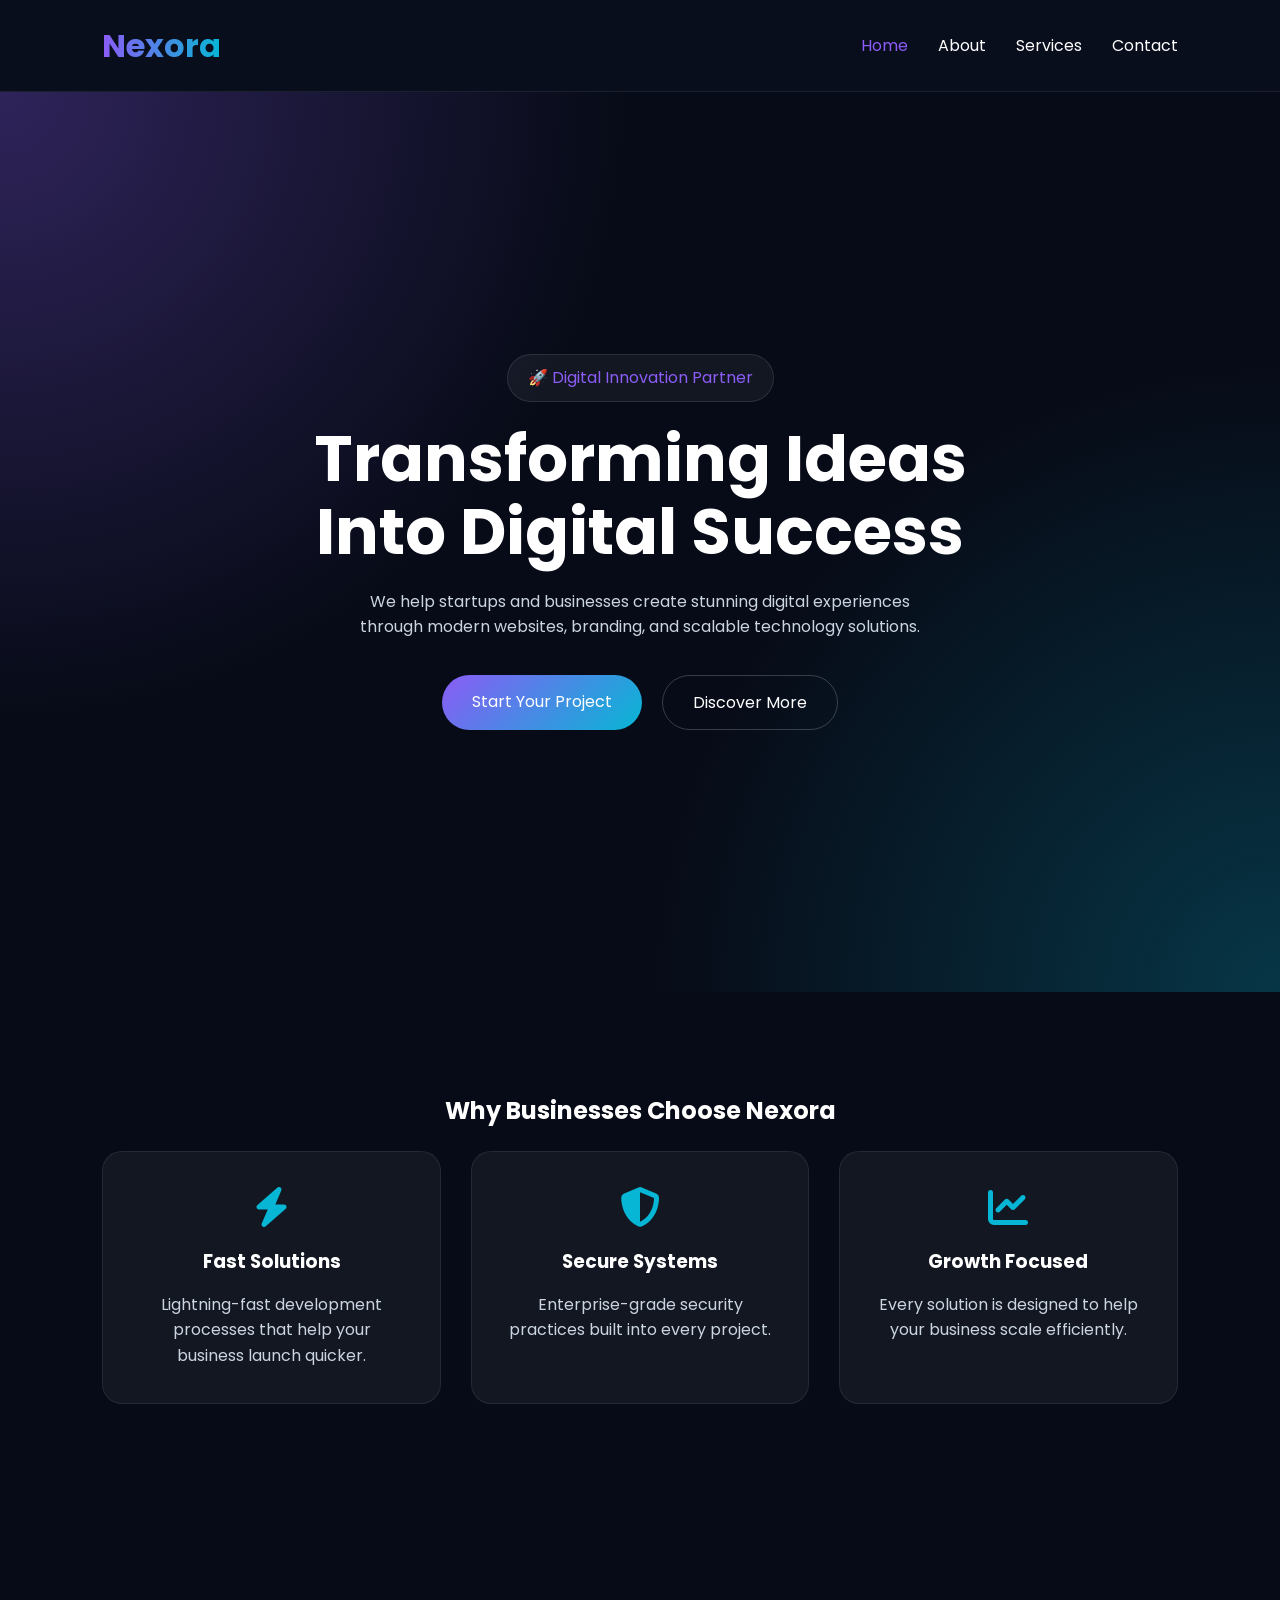
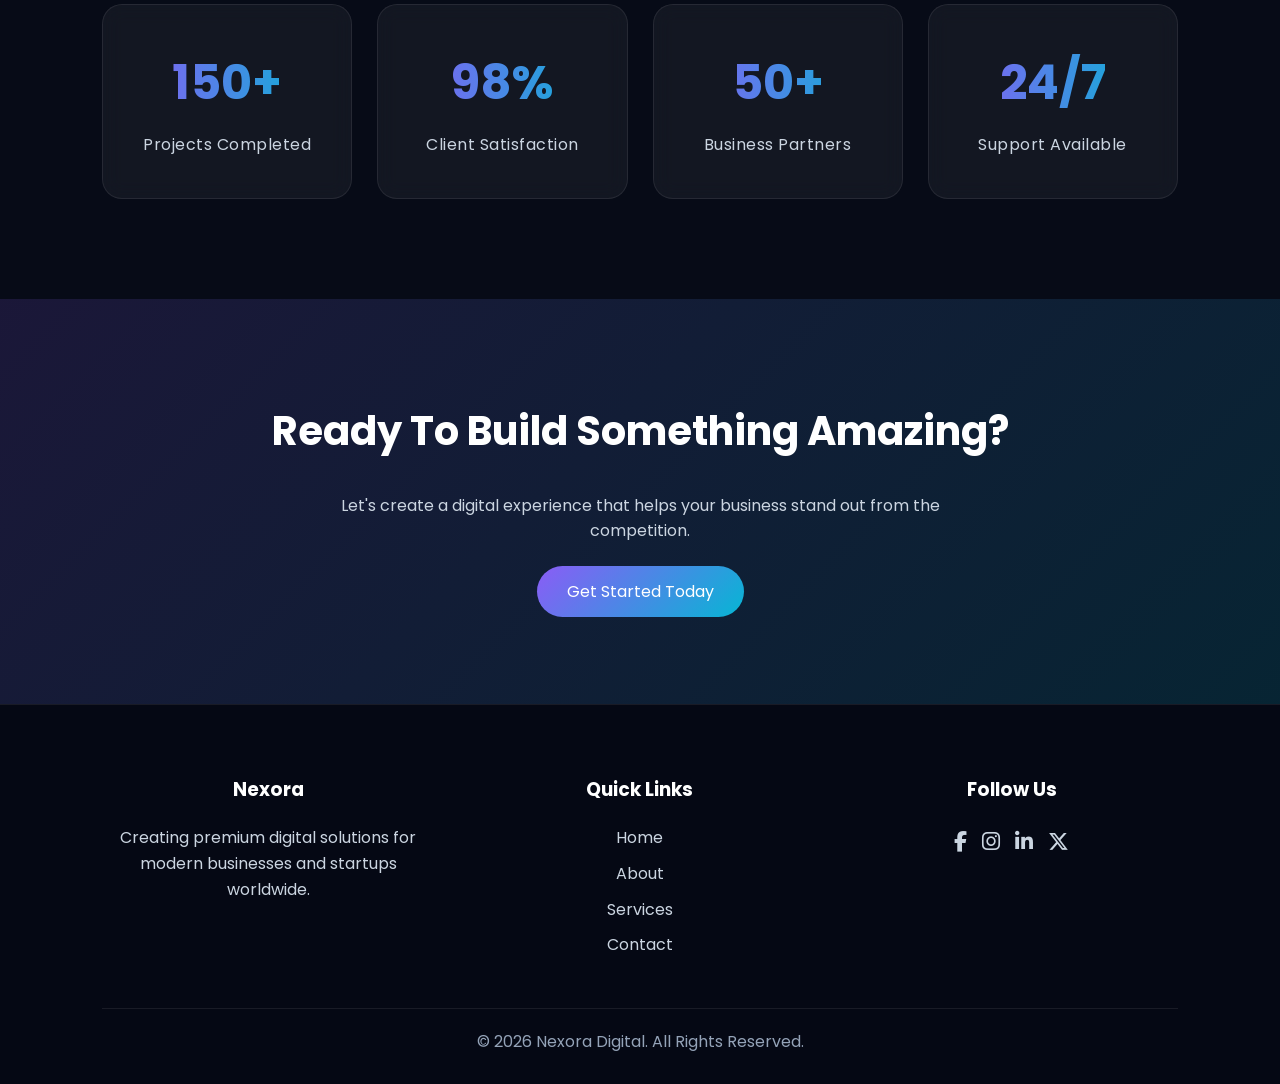
<file: index.html>
<!DOCTYPE html>
<html lang="en">
<head>
    <meta charset="UTF-8">
    <meta name="viewport" content="width=device-width, initial-scale=1.0">
    <title>TechNova Solutions</title>

    <link rel="stylesheet" href="style.css">

    <link rel="stylesheet"
    href="https://cdnjs.cloudflare.com/ajax/libs/font-awesome/6.5.1/css/all.min.css">

    <link href="https://fonts.googleapis.com/css2?family=Poppins:wght@300;400;500;600;700&display=swap"
    rel="stylesheet">
</head>


    <body><!-- NAVBAR -->

<nav class="navbar">

    <div class="logo">Nexora</div>

    <ul class="nav-links">
        <li><a href="index.html">Home</a></li>
        <li><a href="about.html">About</a></li>
        <li><a href="service.html">Services</a></li>
        <li><a href="contact.html">Contact</a></li>
    </ul>

    <div class="hamburger">
        <i class="fas fa-bars"></i>
    </div>

</nav>

<!-- HERO SECTION -->

<section class="hero">

    <div class="hero-content">

        <span class="hero-tag">
            🚀 Digital Innovation Partner
        </span>

        <h1>
            Transforming Ideas Into Digital Success
        </h1>

        <p>
            We help startups and businesses create stunning digital
            experiences through modern websites, branding, and
            scalable technology solutions.
        </p>

        <div class="hero-buttons">
            <a href="contact.html" class="btn">Start Your Project</a>
            <a href="about.html" class="btn-secondary">Discover More</a>
        </div>

    </div>

</section>

<!-- FEATURES -->

<section class="features">

    <h2>Why Businesses Choose Nexora</h2>

    <div class="feature-container">

        <div class="feature-card">

            <i class="fas fa-bolt"></i>

            <h3>Fast Solutions</h3>

            <p>
                Lightning-fast development processes that
                help your business launch quicker.
            </p>

        </div>

        <div class="feature-card">

            <i class="fas fa-shield-halved"></i>

            <h3>Secure Systems</h3>

            <p>
                Enterprise-grade security practices built
                into every project.
            </p>

        </div>

        <div class="feature-card">

            <i class="fas fa-chart-line"></i>

            <h3>Growth Focused</h3>

            <p>
                Every solution is designed to help your
                business scale efficiently.
            </p>

        </div>

    </div>

</section>

<!-- STATS SECTION -->

<section class="stats">

    <div class="stat-card">
        <h2>150+</h2>
        <p>Projects Completed</p>
    </div>

    <div class="stat-card">
        <h2>98%</h2>
        <p>Client Satisfaction</p>
    </div>

    <div class="stat-card">
        <h2>50+</h2>
        <p>Business Partners</p>
    </div>

    <div class="stat-card">
        <h2>24/7</h2>
        <p>Support Available</p>
    </div>

</section>

<!-- CALL TO ACTION -->

<section class="cta">

    <h2>
        Ready To Build Something Amazing?
    </h2>

    <p>
        Let's create a digital experience that helps your
        business stand out from the competition.
    </p>

    <a href="contact.html" class="btn">
        Get Started Today
    </a>

</section>

<!-- FOOTER -->

<footer>

    <div class="footer-container">

        <div class="footer-section">

            <h3>Nexora</h3>

            <p>
                Creating premium digital solutions for modern
                businesses and startups worldwide.
            </p>

        </div>

        <div class="footer-section">

            <h3>Quick Links</h3>

            <a href="index.html">Home</a>
            <a href="about.html">About</a>
            <a href="service.html">Services</a>
            <a href="contact.html">Contact</a>

        </div>

        <div class="footer-section">

            <h3>Follow Us</h3>

            <div class="social-icons">

                <a href="#"><i class="fab fa-facebook-f"></i></a>

                <a href="#"><i class="fab fa-instagram"></i></a>

                <a href="#"><i class="fab fa-linkedin-in"></i></a>

                <a href="#"><i class="fab fa-x-twitter"></i></a>

            </div>

        </div>

    </div>

    <p class="copyright">
        © 2026 Nexora Digital. All Rights Reserved.
    </p>

</footer>

    <script src="script.js"></script>

</body>
</html>
</file>
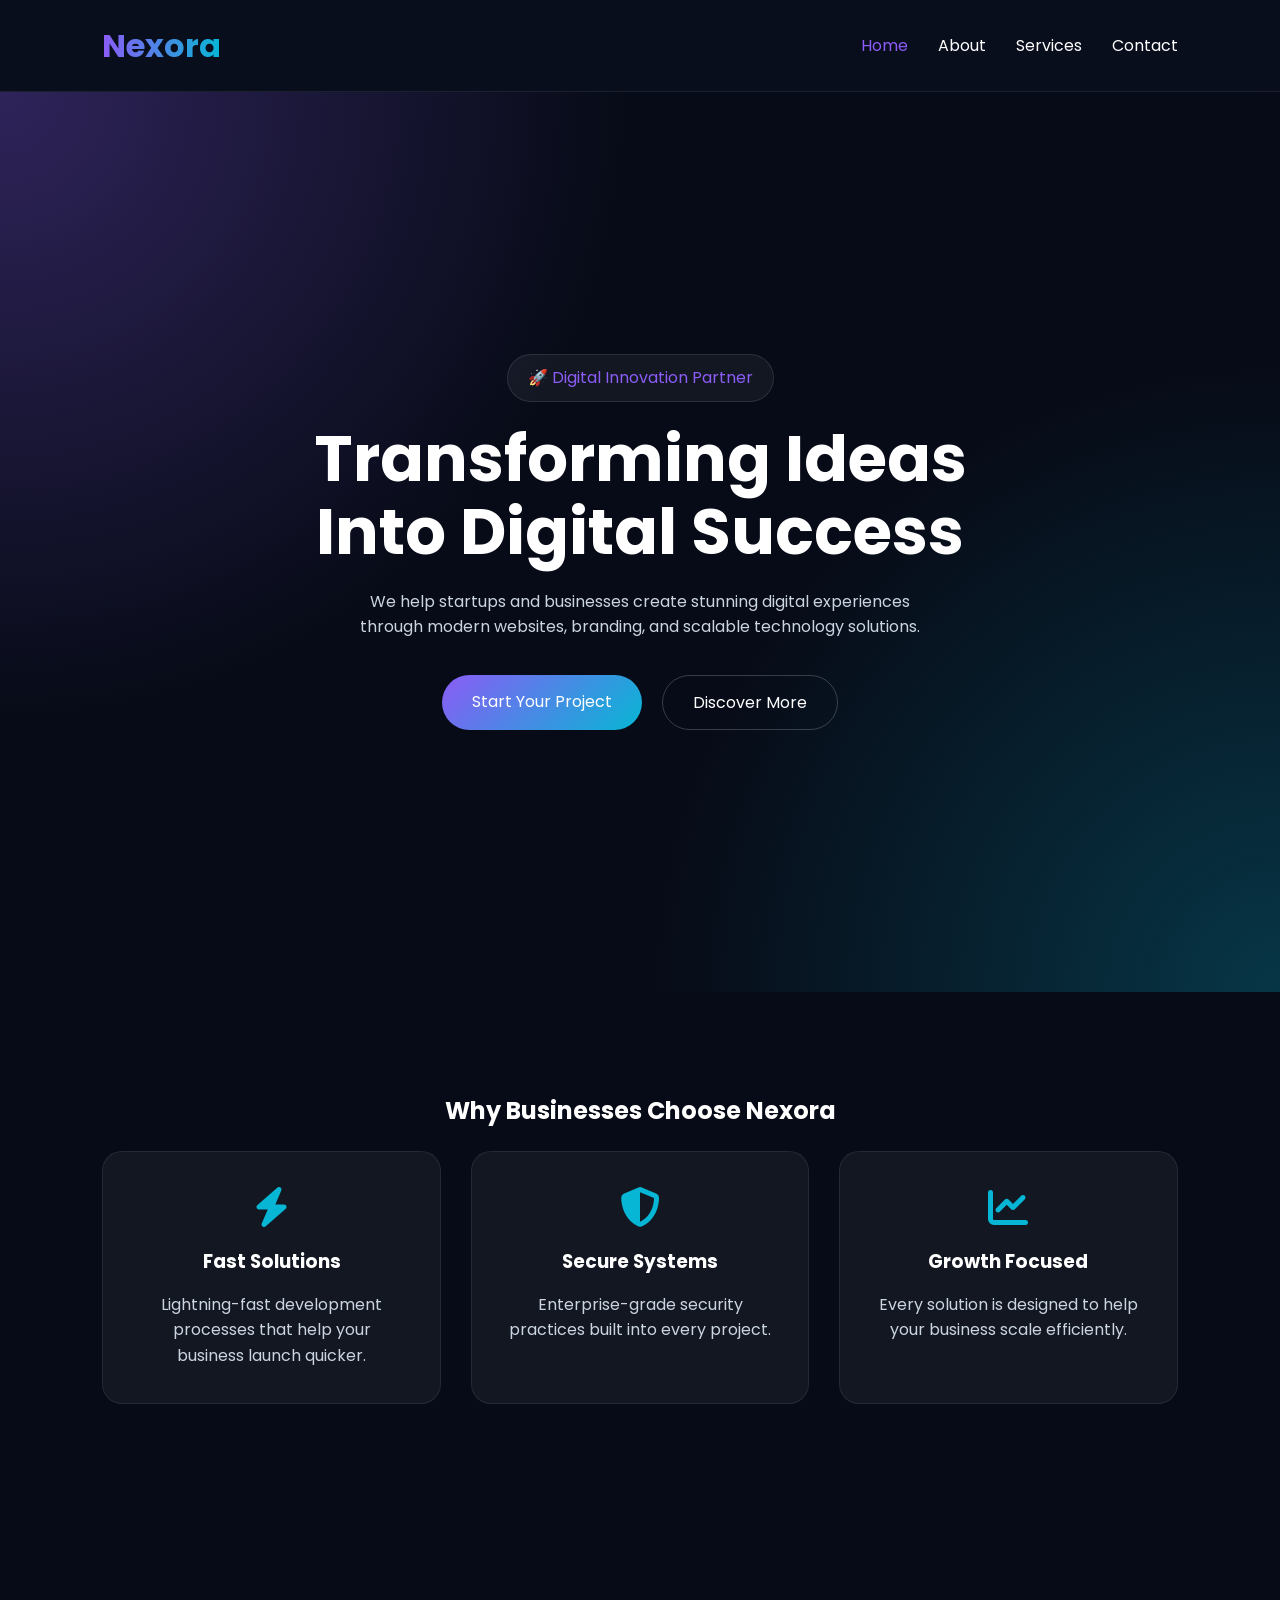
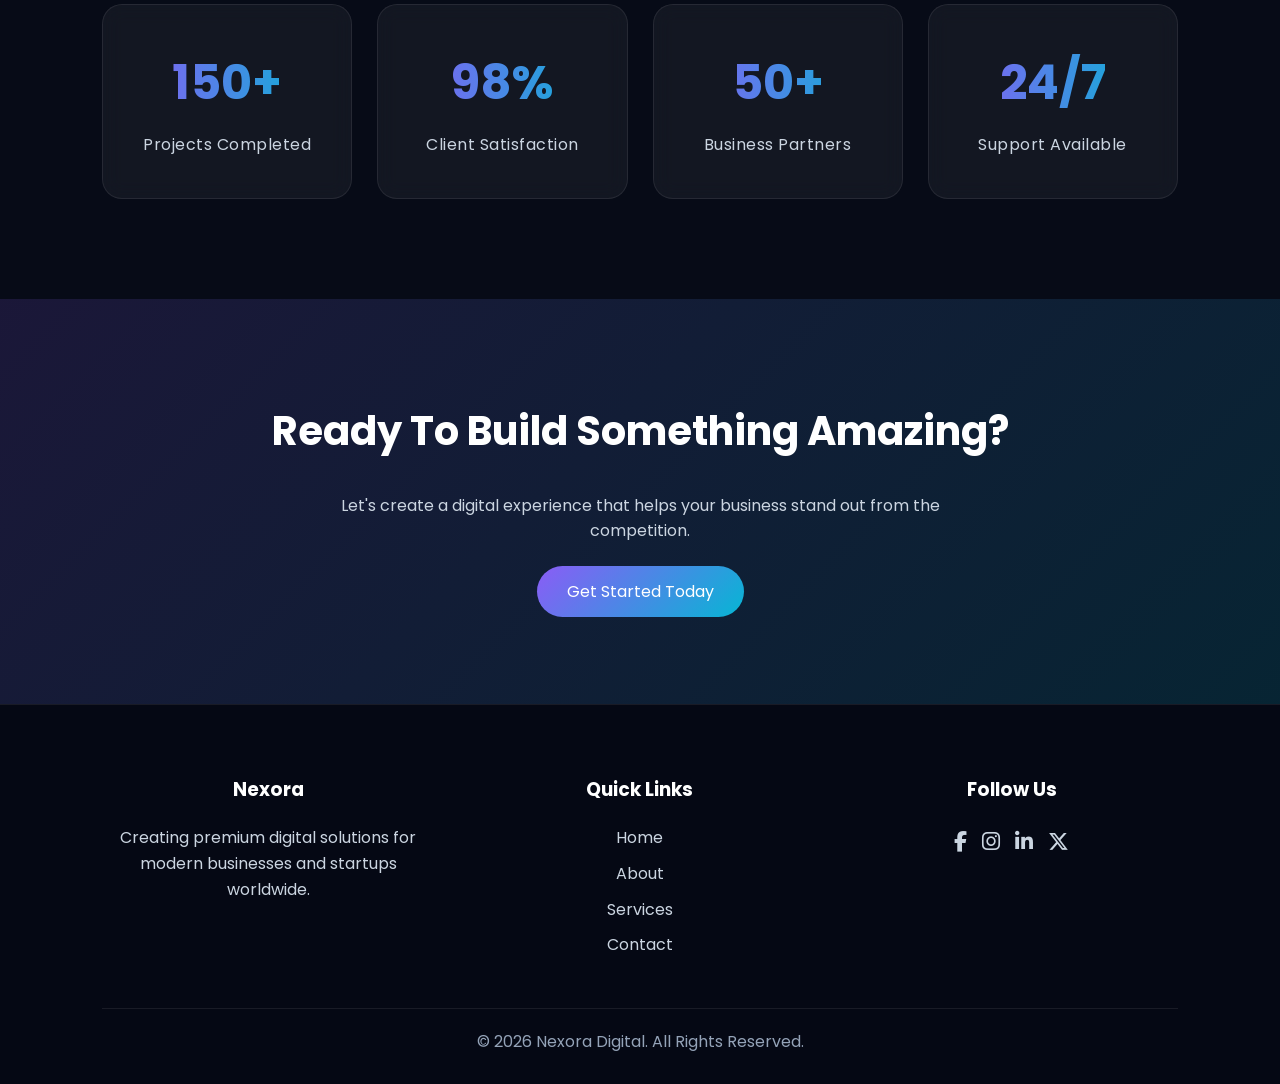
<file: Responsive company website - task 1/index.html>
<!DOCTYPE html>
<html lang="en">
<head>
    <meta charset="UTF-8">
    <meta name="viewport" content="width=device-width, initial-scale=1.0">
    <title>TechNova Solutions</title>

    <link rel="stylesheet" href="style.css">

    <link rel="stylesheet"
    href="https://cdnjs.cloudflare.com/ajax/libs/font-awesome/6.5.1/css/all.min.css">

    <link href="https://fonts.googleapis.com/css2?family=Poppins:wght@300;400;500;600;700&display=swap"
    rel="stylesheet">
</head>


    <body><!-- NAVBAR -->

<nav class="navbar">

    <div class="logo">Nexora</div>

    <ul class="nav-links">
        <li><a href="index.html">Home</a></li>
        <li><a href="about.html">About</a></li>
        <li><a href="service.html">Services</a></li>
        <li><a href="contact.html">Contact</a></li>
    </ul>

    <div class="hamburger">
        <i class="fas fa-bars"></i>
    </div>

</nav>

<!-- HERO SECTION -->

<section class="hero">

    <div class="hero-content">

        <span class="hero-tag">
            🚀 Digital Innovation Partner
        </span>

        <h1>
            Transforming Ideas Into Digital Success
        </h1>

        <p>
            We help startups and businesses create stunning digital
            experiences through modern websites, branding, and
            scalable technology solutions.
        </p>

        <div class="hero-buttons">
            <a href="contact.html" class="btn">Start Your Project</a>
            <a href="about.html" class="btn-secondary">Discover More</a>
        </div>

    </div>

</section>

<!-- FEATURES -->

<section class="features">

    <h2>Why Businesses Choose Nexora</h2>

    <div class="feature-container">

        <div class="feature-card">

            <i class="fas fa-bolt"></i>

            <h3>Fast Solutions</h3>

            <p>
                Lightning-fast development processes that
                help your business launch quicker.
            </p>

        </div>

        <div class="feature-card">

            <i class="fas fa-shield-halved"></i>

            <h3>Secure Systems</h3>

            <p>
                Enterprise-grade security practices built
                into every project.
            </p>

        </div>

        <div class="feature-card">

            <i class="fas fa-chart-line"></i>

            <h3>Growth Focused</h3>

            <p>
                Every solution is designed to help your
                business scale efficiently.
            </p>

        </div>

    </div>

</section>

<!-- STATS SECTION -->

<section class="stats">

    <div class="stat-card">
        <h2>150+</h2>
        <p>Projects Completed</p>
    </div>

    <div class="stat-card">
        <h2>98%</h2>
        <p>Client Satisfaction</p>
    </div>

    <div class="stat-card">
        <h2>50+</h2>
        <p>Business Partners</p>
    </div>

    <div class="stat-card">
        <h2>24/7</h2>
        <p>Support Available</p>
    </div>

</section>

<!-- CALL TO ACTION -->

<section class="cta">

    <h2>
        Ready To Build Something Amazing?
    </h2>

    <p>
        Let's create a digital experience that helps your
        business stand out from the competition.
    </p>

    <a href="contact.html" class="btn">
        Get Started Today
    </a>

</section>

<!-- FOOTER -->

<footer>

    <div class="footer-container">

        <div class="footer-section">

            <h3>Nexora</h3>

            <p>
                Creating premium digital solutions for modern
                businesses and startups worldwide.
            </p>

        </div>

        <div class="footer-section">

            <h3>Quick Links</h3>

            <a href="index.html">Home</a>
            <a href="about.html">About</a>
            <a href="service.html">Services</a>
            <a href="contact.html">Contact</a>

        </div>

        <div class="footer-section">

            <h3>Follow Us</h3>

            <div class="social-icons">

                <a href="#"><i class="fab fa-facebook-f"></i></a>

                <a href="#"><i class="fab fa-instagram"></i></a>

                <a href="#"><i class="fab fa-linkedin-in"></i></a>

                <a href="#"><i class="fab fa-x-twitter"></i></a>

            </div>

        </div>

    </div>

    <p class="copyright">
        © 2026 Nexora Digital. All Rights Reserved.
    </p>

</footer>

    <script src="script.js"></script>

</body>
</html>
</file>
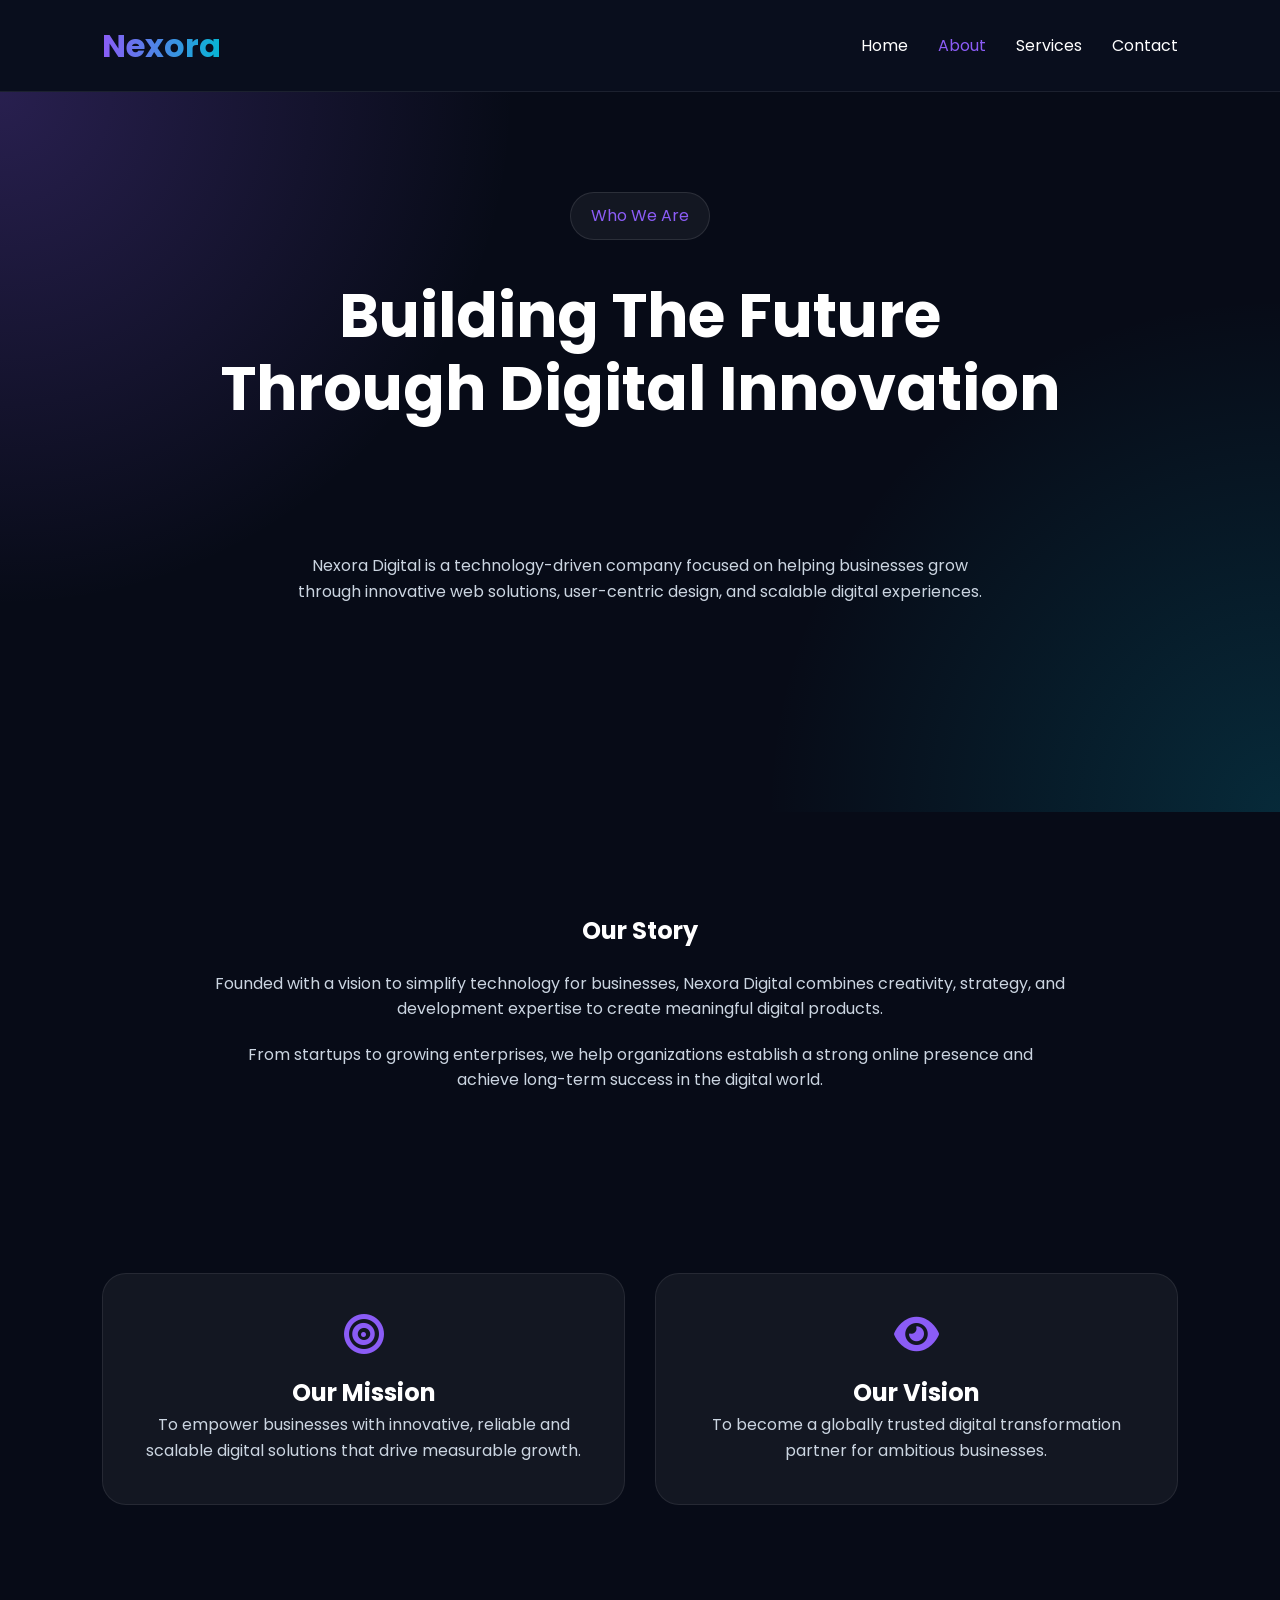
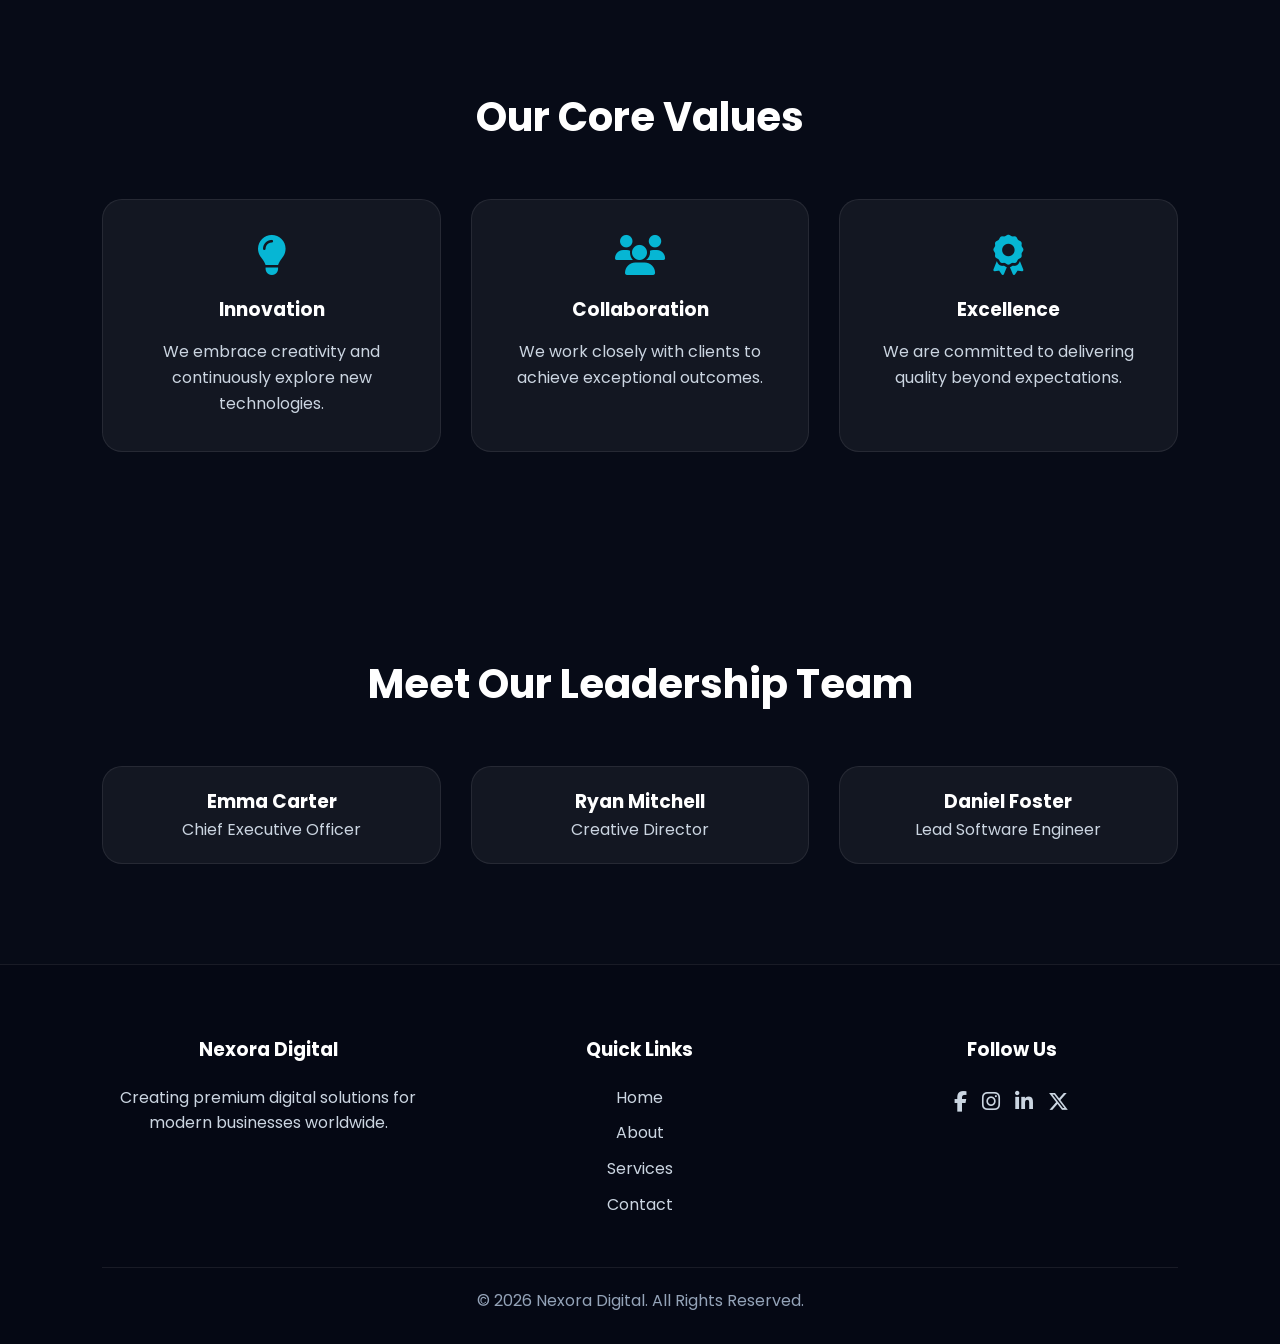
<file: about.html>
<!DOCTYPE html>
<html lang="en">

<head>
    <meta charset="UTF-8">
    <meta name="viewport" content="width=device-width, initial-scale=1.0">
    <title>About Us | Nexora Digital</title>

    <link rel="stylesheet" href="style.css">

    <link rel="stylesheet"
        href="https://cdnjs.cloudflare.com/ajax/libs/font-awesome/6.5.1/css/all.min.css">

    <link href="https://fonts.googleapis.com/css2?family=Poppins:wght@300;400;500;600;700&display=swap"
        rel="stylesheet">
</head>

<body>

    <!-- NAVBAR -->

    <nav class="navbar">

        <div class="logo">Nexora</div>

        <ul class="nav-links">
            <li><a href="index.html">Home</a></li>
            <li><a href="about.html" class="active">About</a></li>
            <li><a href="service.html">Services</a></li>
            <li><a href="contact.html">Contact</a></li>
        </ul>

        <div class="hamburger">
            <i class="fas fa-bars"></i>
        </div>

    </nav>

    <!-- ABOUT HERO -->

    <section class="about-page">

        <span class="hero-tag">
            Who We Are
        </span>

        <h1>
            Building The Future Through Digital Innovation
        </h1>

        <p>
            Nexora Digital is a technology-driven company focused on
            helping businesses grow through innovative web solutions,
            user-centric design, and scalable digital experiences.
        </p>

    </section>

    <!-- STORY SECTION -->

    <section class="company-story">

        <div class="story-content">

            <h2>Our Story</h2>

            <p>
                Founded with a vision to simplify technology for
                businesses, Nexora Digital combines creativity,
                strategy, and development expertise to create
                meaningful digital products.
            </p>

            <p>
                From startups to growing enterprises, we help
                organizations establish a strong online presence
                and achieve long-term success in the digital world.
            </p>

        </div>

    </section>

    <!-- MISSION & VISION -->

    <section class="mission-vision">

        <div class="mv-card">

            <i class="fas fa-bullseye"></i>

            <h2>Our Mission</h2>

            <p>
                To empower businesses with innovative,
                reliable and scalable digital solutions
                that drive measurable growth.
            </p>

        </div>

        <div class="mv-card">

            <i class="fas fa-eye"></i>

            <h2>Our Vision</h2>

            <p>
                To become a globally trusted digital
                transformation partner for ambitious
                businesses.
            </p>

        </div>

    </section>

    <!-- VALUES -->

    <section class="values">

        <h2>Our Core Values</h2>

        <div class="feature-container">

            <div class="feature-card">

                <i class="fas fa-lightbulb"></i>

                <h3>Innovation</h3>

                <p>
                    We embrace creativity and continuously
                    explore new technologies.
                </p>

            </div>

            <div class="feature-card">

                <i class="fas fa-users"></i>

                <h3>Collaboration</h3>

                <p>
                    We work closely with clients to achieve
                    exceptional outcomes.
                </p>

            </div>

            <div class="feature-card">

                <i class="fas fa-award"></i>

                <h3>Excellence</h3>

                <p>
                    We are committed to delivering quality
                    beyond expectations.
                </p>

            </div>

        </div>

    </section>

    <!-- TEAM -->

    <section class="team">

        <h2>Meet Our Leadership Team</h2>

        <div class="team-container">

            <div class="team-card">

                <h3>Emma Carter</h3>

                <p>Chief Executive Officer</p>

            </div>

            <div class="team-card">

                

                <h3>Ryan Mitchell</h3>

                <p>Creative Director</p>

            </div>

            <div class="team-card">

                <h3>Daniel Foster</h3>

                <p>Lead Software Engineer</p>

            </div>

        </div>

    </section>

    <!-- FOOTER -->

    <footer>

        <div class="footer-container">

            <div class="footer-section">

                <h3>Nexora Digital</h3>

                <p>
                    Creating premium digital solutions for
                    modern businesses worldwide.
                </p>

            </div>

            <div class="footer-section">

                <h3>Quick Links</h3>

                <a href="index.html">Home</a>
                <a href="about.html">About</a>
                <a href="service.html">Services</a>
                <a href="contact.html">Contact</a>

            </div>

            <div class="footer-section">

                <h3>Follow Us</h3>

                <div class="social-icons">

                    <a href="#"><i class="fab fa-facebook-f"></i></a>
                    <a href="#"><i class="fab fa-instagram"></i></a>
                    <a href="#"><i class="fab fa-linkedin-in"></i></a>
                    <a href="#"><i class="fab fa-x-twitter"></i></a>

                </div>

            </div>

        </div>

        <p class="copyright">
            © 2026 Nexora Digital. All Rights Reserved.
        </p>

    </footer>

    <script src="script.js"></script>

</body>

</html>
</file>
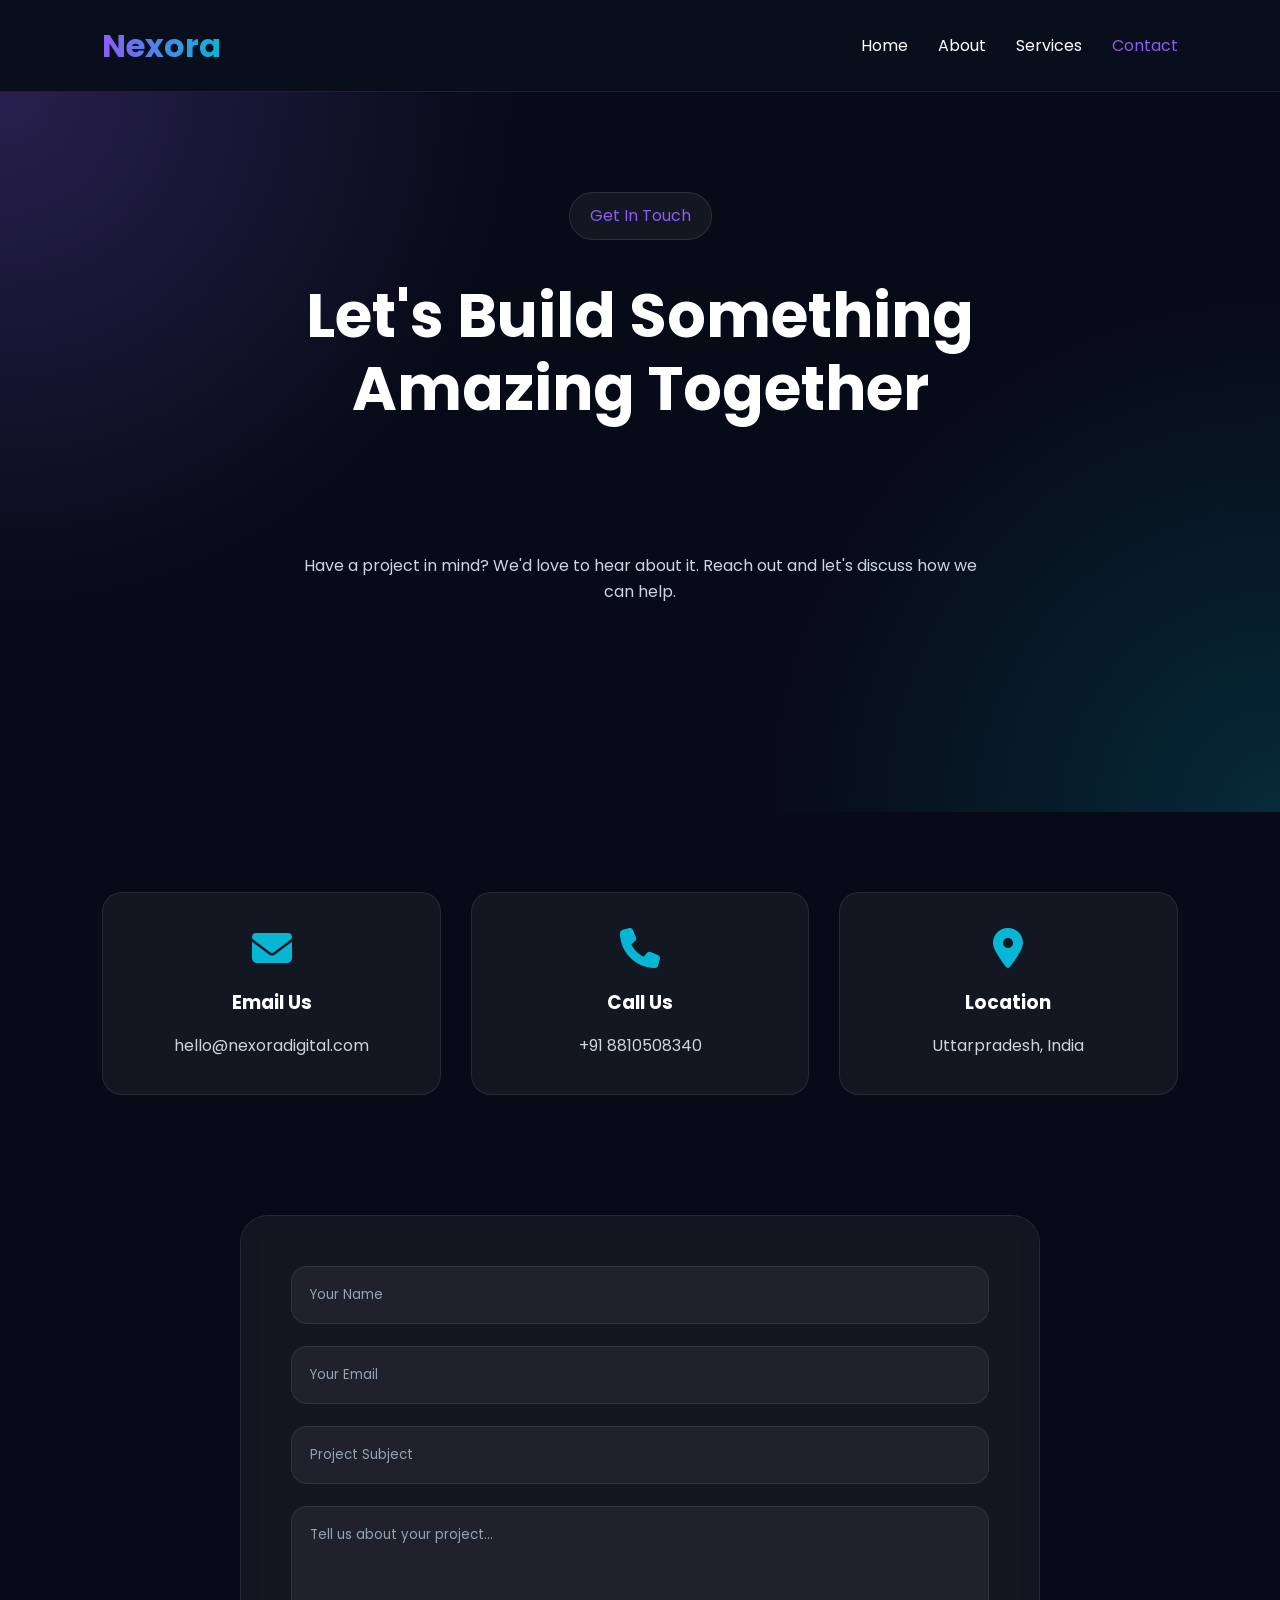
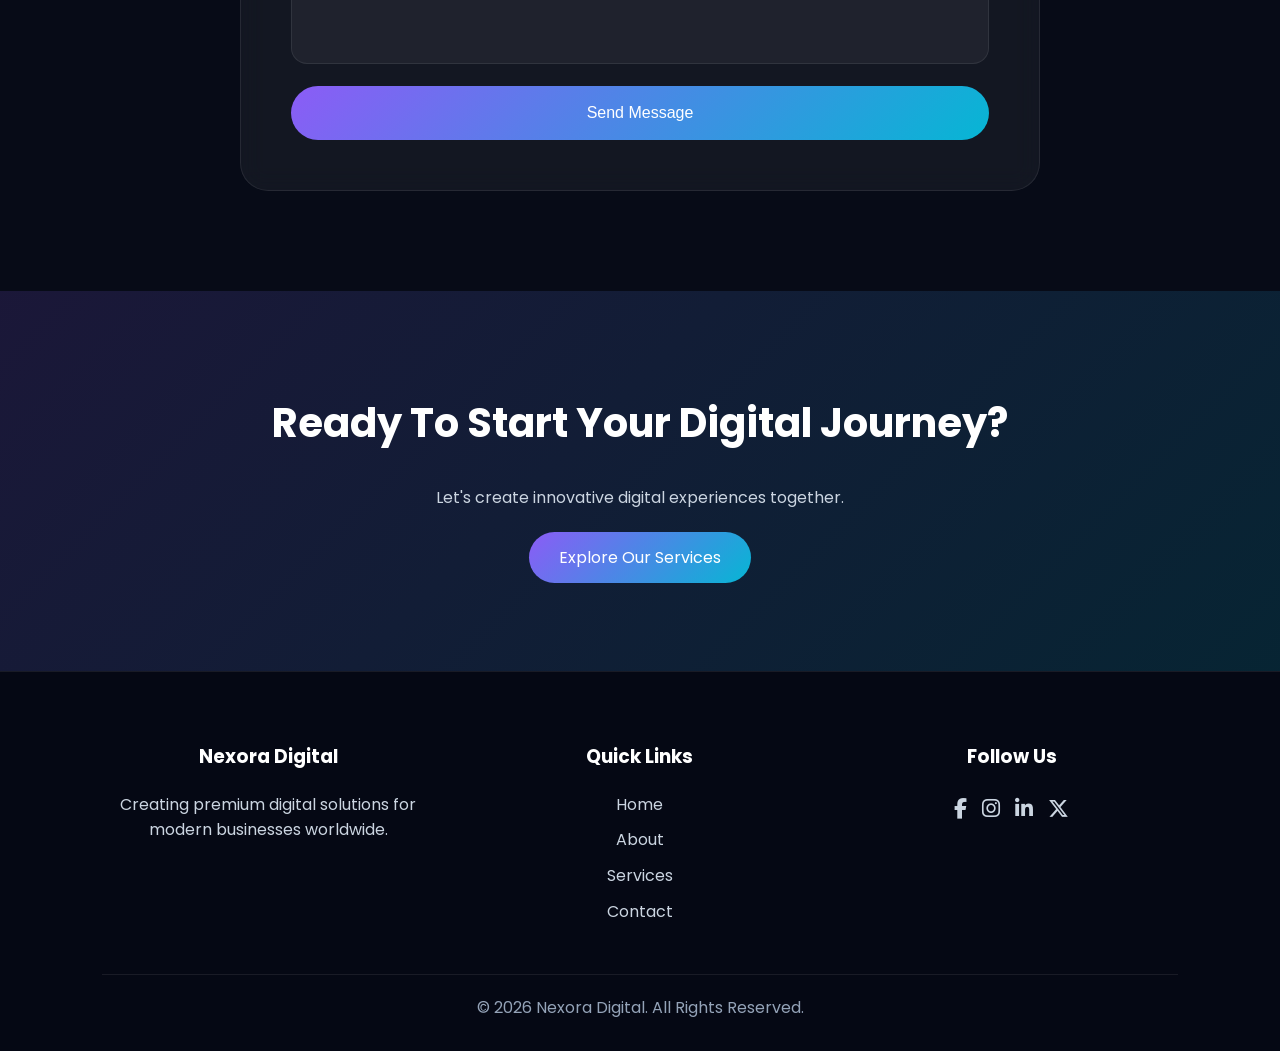
<file: contact.html>
<!DOCTYPE html><html lang="en">
    <head>
    <meta charset="UTF-8">
    <meta name="viewport" content="width=device-width, initial-scale=1.0">
    <title>Contact | Nexora Digital</title><link rel="stylesheet" href="style.css">

<link rel="stylesheet"
    href="https://cdnjs.cloudflare.com/ajax/libs/font-awesome/6.5.1/css/all.min.css">

<link href="https://fonts.googleapis.com/css2?family=Poppins:wght@300;400;500;600;700&display=swap"
    rel="stylesheet">


</head>

<body>
    <!-- NAVBAR -->

<nav class="navbar">

    <div class="logo">Nexora</div>

    <ul class="nav-links">
        <li><a href="index.html">Home</a></li>
        <li><a href="about.html">About</a></li>
        <li><a href="service.html">Services</a></li>
        <li><a href="contact.html" class="active">Contact</a></li>
    </ul>

    <div class="hamburger">
        <i class="fas fa-bars"></i>
    </div>

</nav>

<!-- CONTACT HERO -->


<section class="contact-page">

    <span class="hero-tag">
        Get In Touch
    </span>

    <h1>Let's Build Something Amazing Together</h1>

    <p>
        Have a project in mind? We'd love to hear about it.
        Reach out and let's discuss how we can help.
    </p>

</section>

<!-- CONTACT INFO -->

<section class="contact-info">

    <div class="feature-container">

        <div class="feature-card">

            <i class="fas fa-envelope"></i>

            <h3>Email Us</h3>

            <p>hello@nexoradigital.com</p>

        </div>
        
        <div class="feature-card">

            <i class="fas fa-phone"></i>

            <h3>Call Us</h3>

            <p>+91 8810508340</p>

        </div>

        <div class="feature-card">

            <i class="fas fa-location-dot"></i>

            <h3>Location</h3>

            <p>Uttarpradesh, India</p>

        </div>

    </div>

</section>

<!-- CONTACT FORM -->

<section class="contact-form-section">

    <form id="contactForm">

        <input
            type="text"
            id="name"
            placeholder="Your Name"
            required>

        <input
            type="email"
            id="email"
            placeholder="Your Email"
            required>

        <input
            type="text"
            id="subject"
            placeholder="Project Subject"
            required>

        <textarea
            id="message"
            rows="6"
            placeholder="Tell us about your project..."
            required></textarea>

        <button type="submit">
            Send Message
        </button>

    </form>

</section>

<!-- CTA -->

<section class="cta">

    <h2>Ready To Start Your Digital Journey?</h2>

    <p>
        Let's create innovative digital experiences together.
    </p>

    <a href="service.html" class="btn">
        Explore Our Services
    </a>

</section>

<!-- FOOTER -->

<footer>

    <div class="footer-container">

        <div class="footer-section">

            <h3>Nexora Digital</h3>

            <p>
                Creating premium digital solutions for
                modern businesses worldwide.
            </p>

        </div>

        <div class="footer-section">

            <h3>Quick Links</h3>

            <a href="index.html">Home</a>
            <a href="about.html">About</a>
            <a href="service.html">Services</a>
            <a href="contact.html">Contact</a>

        </div>

        <div class="footer-section">

            <h3>Follow Us</h3>

            <div class="social-icons">

                <a href="#"><i class="fab fa-facebook-f"></i></a>
                <a href="#"><i class="fab fa-instagram"></i></a>
                <a href="#"><i class="fab fa-linkedin-in"></i></a>
                <a href="#"><i class="fab fa-x-twitter"></i></a>

            </div>

        </div>

    </div>

    <p class="copyright">
        © 2026 Nexora Digital. All Rights Reserved.
    </p>

</footer>

<script src="script.js"></script>

</body></html>
</file>
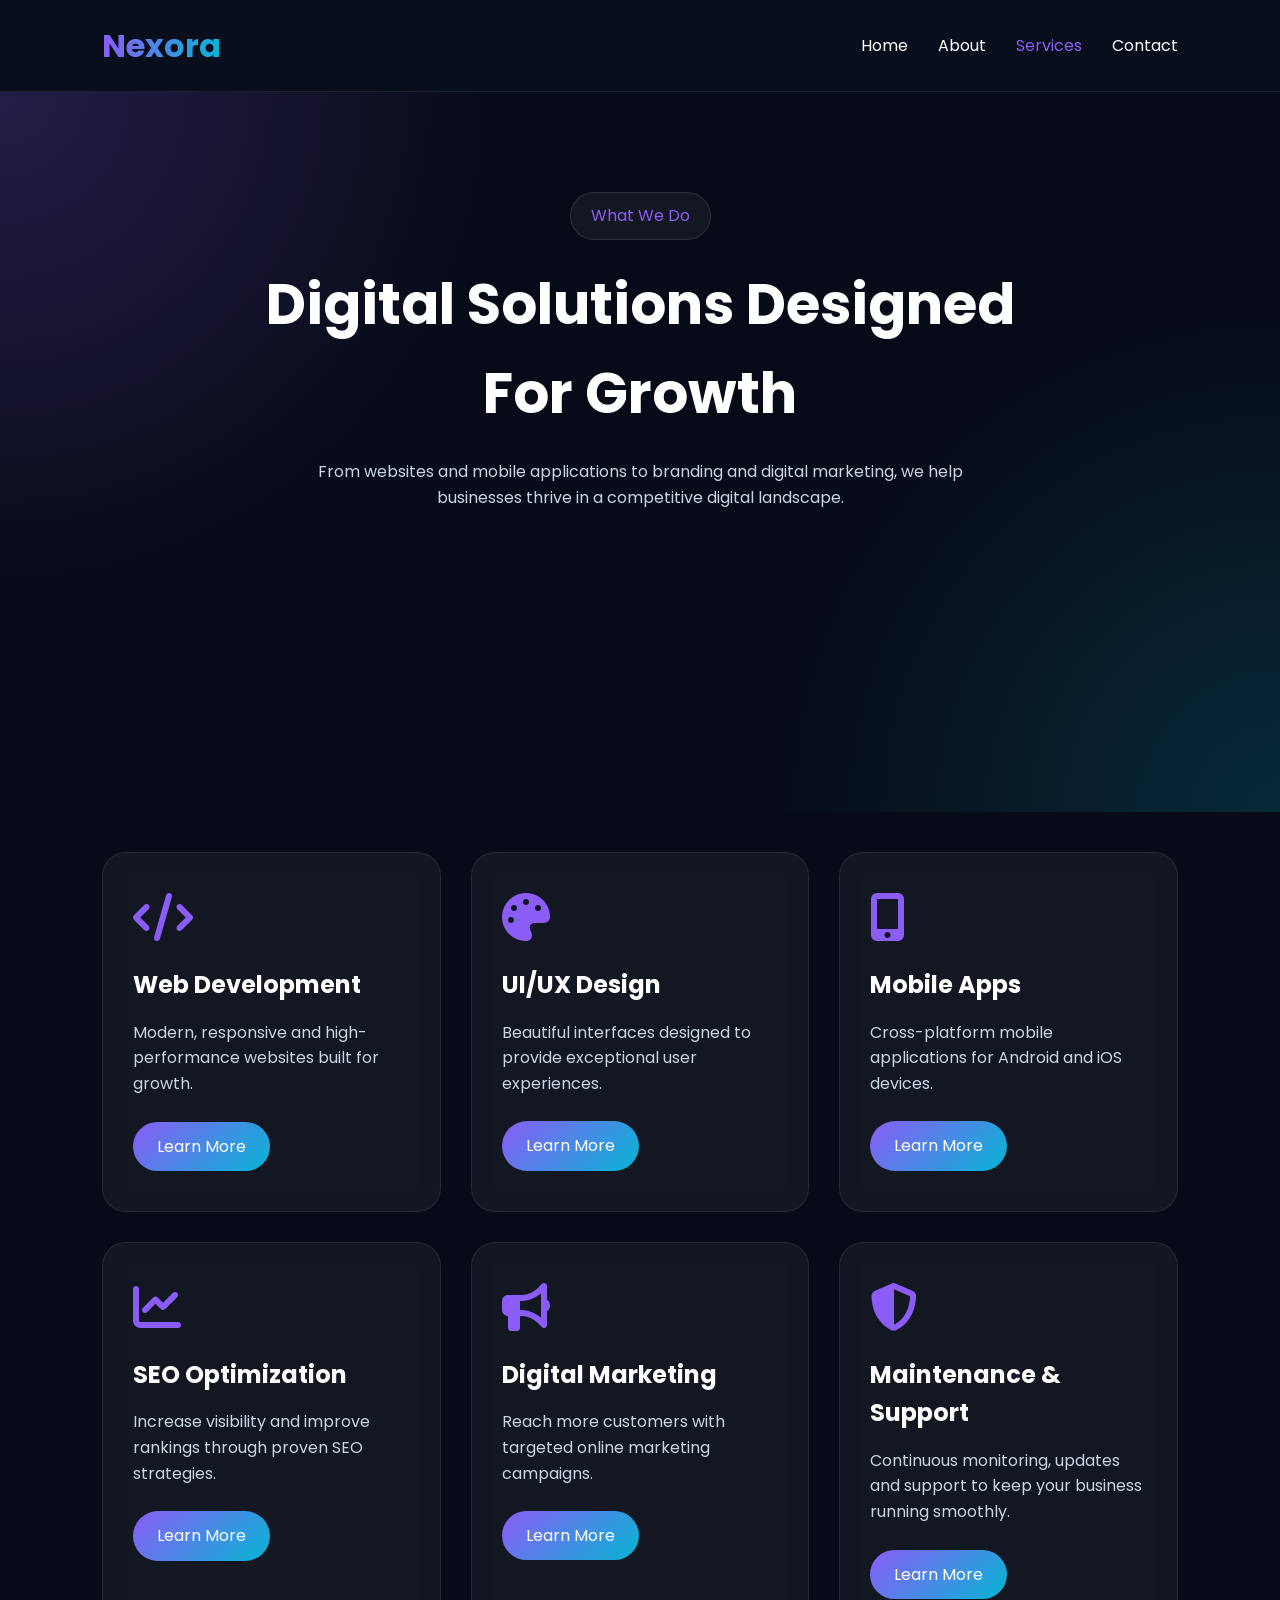
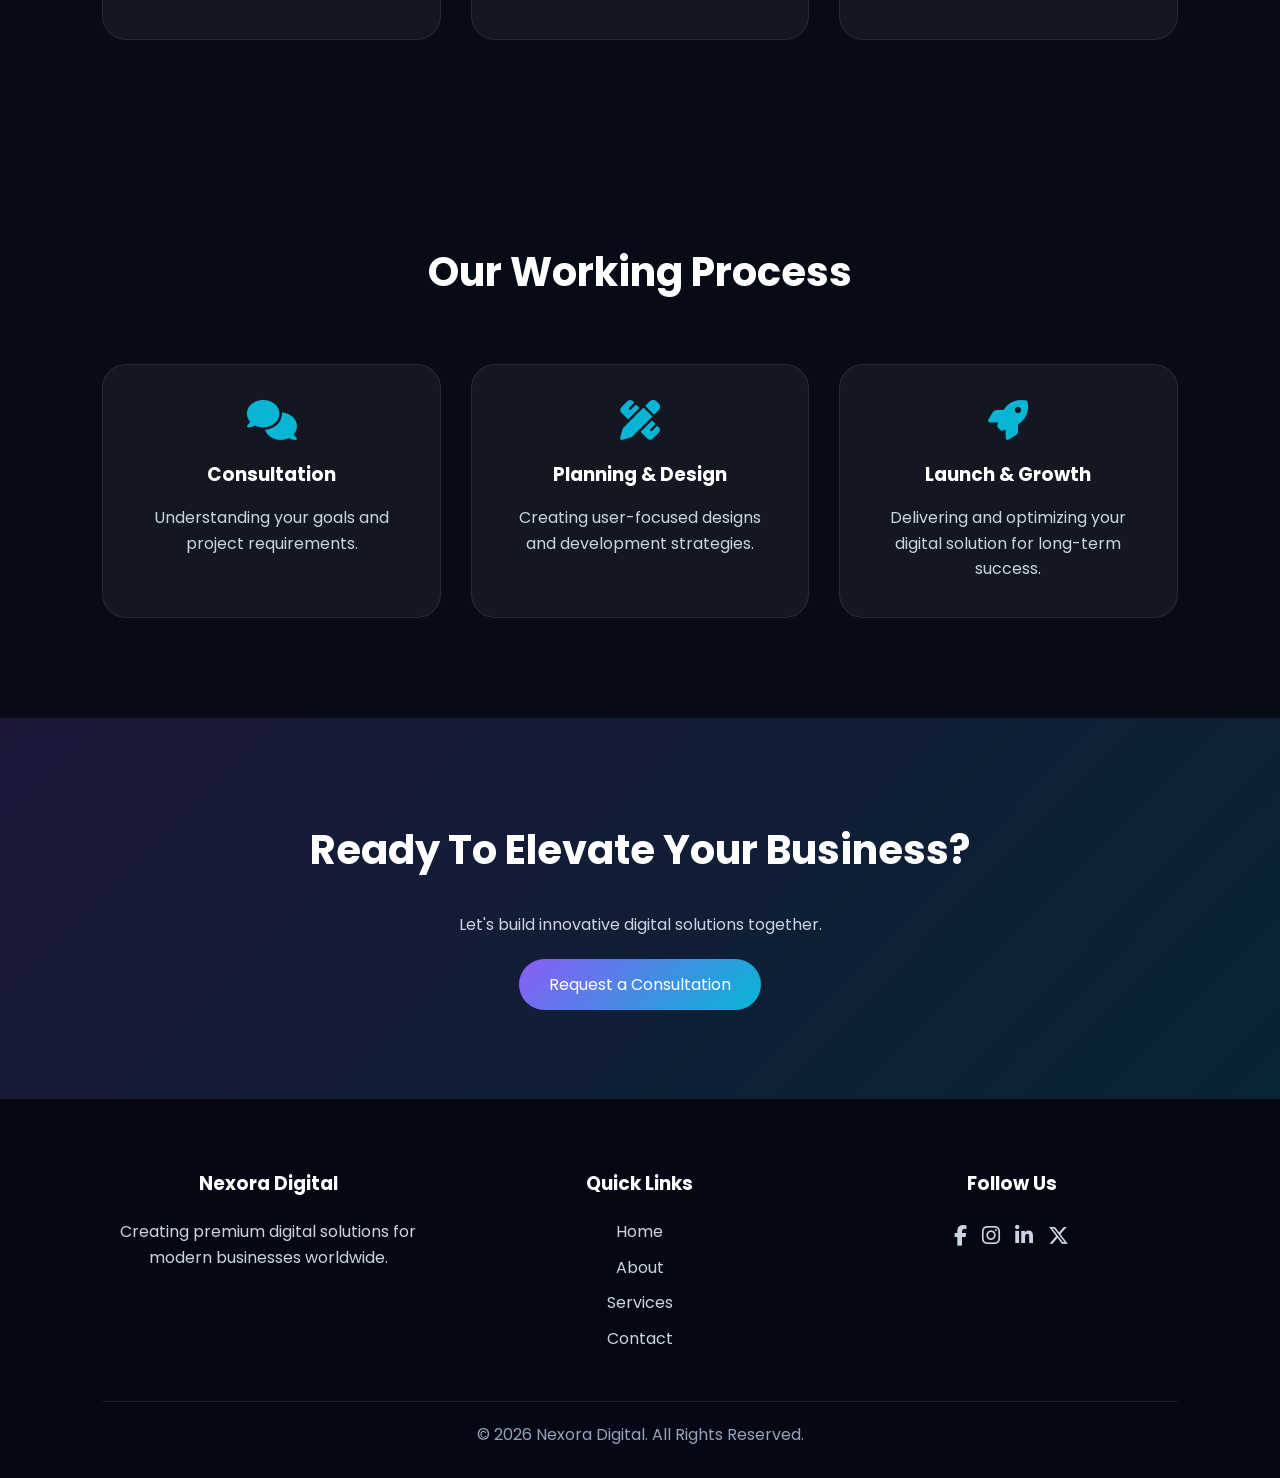
<file: service.html>
<!DOCTYPE html>
<html lang="en">

<head>
    <meta charset="UTF-8">
    <meta name="viewport" content="width=device-width, initial-scale=1.0">
    <title>Services | Nexora Digital</title>

    <link rel="stylesheet" href="style.css">

    <link rel="stylesheet"
        href="https://cdnjs.cloudflare.com/ajax/libs/font-awesome/6.5.1/css/all.min.css">

    <link href="https://fonts.googleapis.com/css2?family=Poppins:wght@300;400;500;600;700&display=swap"
        rel="stylesheet">
</head>

<body>

    <!-- NAVBAR -->

    <nav class="navbar">

        <div class="logo">Nexora</div>

        <ul class="nav-links">
            <li><a href="index.html">Home</a></li>
            <li><a href="about.html">About</a></li>
            <li><a href="service.html" class="active">Services</a></li>
            <li><a href="contact.html">Contact</a></li>
        </ul>

        <div class="hamburger">
            <i class="fas fa-bars"></i>
        </div>

    </nav>

    <!-- SERVICES HERO -->

    <section class="services-page">

        <span class="hero-tag">
            What We Do
        </span>

        <h1>Digital Solutions Designed For Growth</h1>

        <p>
            From websites and mobile applications to branding
            and digital marketing, we help businesses thrive
            in a competitive digital landscape.
        </p>

        
    </section>

    <!-- SERVICES GRID -->

    <section class="services-section">

        <div class="services-container">

            <div class="service-card">

                <i class="fas fa-code"></i>

                <h3>Web Development</h3>

                <p>
                    Modern, responsive and high-performance
                    websites built for growth.
                </p>

                <a href="contact.html"
        class="service-btn">
        Learn More
        </a>


            </div>

            <div class="service-card">

                <i class="fas fa-palette"></i>

                <h3>UI/UX Design</h3>

                <p>
                    Beautiful interfaces designed to provide
                    exceptional user experiences.
                </p>

                <a href="contact.html"
        class="service-btn">
        Learn More
        </a>

            </div>

            <div class="service-card">

                <i class="fas fa-mobile-screen-button"></i>

                <h3>Mobile Apps</h3>

                <p>
                    Cross-platform mobile applications for
                    Android and iOS devices.
                </p>

                <a href="contact.html"
        class="service-btn">
        Learn More
        </a>

            </div>

            <div class="service-card">

                <i class="fas fa-chart-line"></i>

                <h3>SEO Optimization</h3>

                <p>
                    Increase visibility and improve rankings
                    through proven SEO strategies.
                </p>

                 <a href="contact.html"
        class="service-btn">
        Learn More
        </a>

            </div>

            <div class="service-card">

                <i class="fas fa-bullhorn"></i>

                <h3>Digital Marketing</h3>

                <p>
                    Reach more customers with targeted online
                    marketing campaigns.
                </p>

                <a href="contact.html"
        class="service-btn">
        Learn More
        </a>

            </div>

            <div class="service-card">

                <i class="fas fa-shield-halved"></i>

                <h3>Maintenance & Support</h3>

                <p>
                    Continuous monitoring, updates and support
                    to keep your business running smoothly.
                </p>

                <a href="contact.html"
        class="service-btn">
        Learn More
        </a>


            </div>

        </div>

    </section>

    <!-- PROCESS SECTION -->

    <section class="process">

        <h2>Our Working Process</h2>

        <div class="feature-container">

            <div class="feature-card">

                <i class="fas fa-comments"></i>

                <h3>Consultation</h3>

                <p>
                    Understanding your goals and project
                    requirements.
                </p>

            </div>

            <div class="feature-card">

                <i class="fas fa-pen-ruler"></i>

                <h3>Planning & Design</h3>

                <p>
                    Creating user-focused designs and
                    development strategies.
                </p>

            </div>

            <div class="feature-card">

                <i class="fas fa-rocket"></i>

                <h3>Launch & Growth</h3>

                <p>
                    Delivering and optimizing your digital
                    solution for long-term success.
                </p>

            </div>

        </div>

    </section>

    <!-- CTA -->

    <section class="cta">

        <h2>Ready To Elevate Your Business?</h2>

        <p>
            Let's build innovative digital solutions together.
        </p>

        <a href="contact.html" class="btn">
            Request a Consultation
        </a>

    </section>

    <!-- FOOTER -->

    <footer>

        <div class="footer-container">

            <div class="footer-section">

                <h3>Nexora Digital</h3>

                <p>
                    Creating premium digital solutions for
                    modern businesses worldwide.
                </p>

            </div>

            <div class="footer-section">

                <h3>Quick Links</h3>

                <a href="index.html">Home</a>
                <a href="about.html">About</a>
                <a href="service.html">Services</a>
                <a href="contact.html">Contact</a>

            </div>

            <div class="footer-section">

                <h3>Follow Us</h3>

                <div class="social-icons">

                    <a href="#"><i class="fab fa-facebook-f"></i></a>
                    <a href="#"><i class="fab fa-instagram"></i></a>
                    <a href="#"><i class="fab fa-linkedin-in"></i></a>
                    <a href="#"><i class="fab fa-x-twitter"></i></a>

                </div>

            </div>

        </div>

        <p class="copyright">
            © 2026 Nexora Digital. All Rights Reserved.
        </p>

    </footer>

    <script src="script.js"></script>

</body>

</html>
</file>
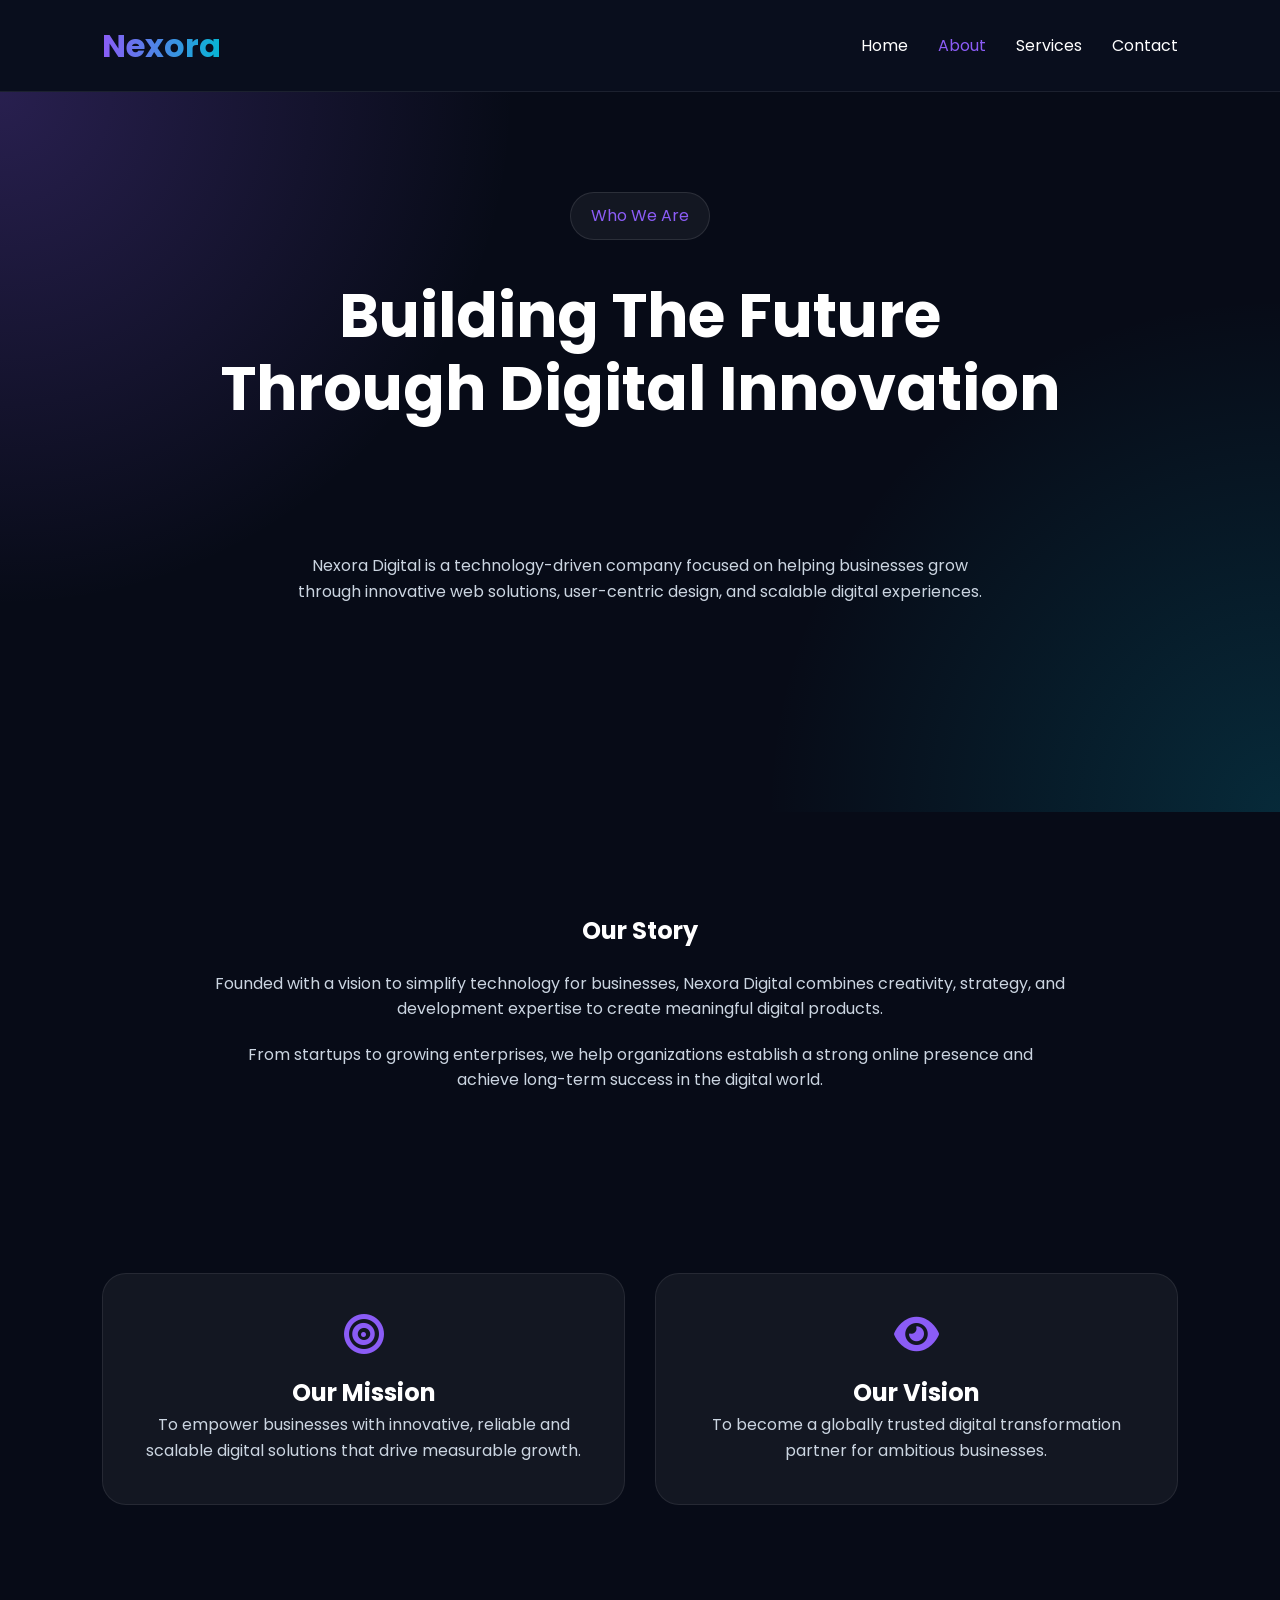
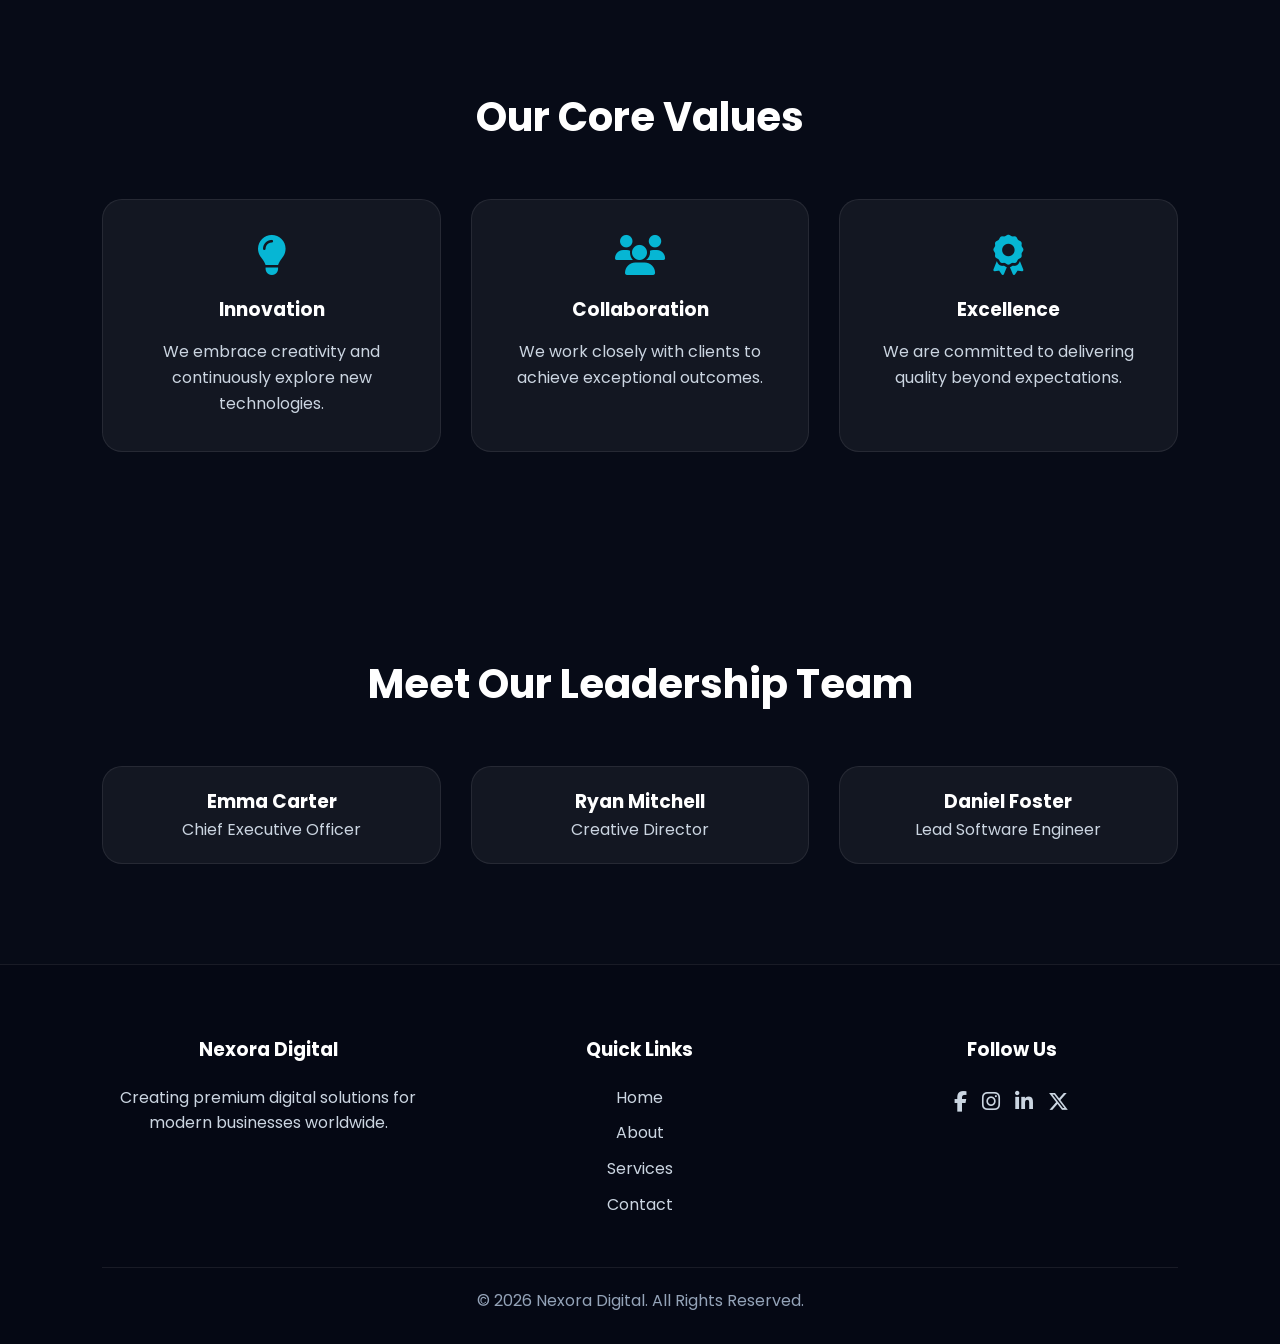
<file: Responsive company website - task 1/about.html>
<!DOCTYPE html>
<html lang="en">

<head>
    <meta charset="UTF-8">
    <meta name="viewport" content="width=device-width, initial-scale=1.0">
    <title>About Us | Nexora Digital</title>

    <link rel="stylesheet" href="style.css">

    <link rel="stylesheet"
        href="https://cdnjs.cloudflare.com/ajax/libs/font-awesome/6.5.1/css/all.min.css">

    <link href="https://fonts.googleapis.com/css2?family=Poppins:wght@300;400;500;600;700&display=swap"
        rel="stylesheet">
</head>

<body>

    <!-- NAVBAR -->

    <nav class="navbar">

        <div class="logo">Nexora</div>

        <ul class="nav-links">
            <li><a href="index.html">Home</a></li>
            <li><a href="about.html" class="active">About</a></li>
            <li><a href="service.html">Services</a></li>
            <li><a href="contact.html">Contact</a></li>
        </ul>

        <div class="hamburger">
            <i class="fas fa-bars"></i>
        </div>

    </nav>

    <!-- ABOUT HERO -->

    <section class="about-page">

        <span class="hero-tag">
            Who We Are
        </span>

        <h1>
            Building The Future Through Digital Innovation
        </h1>

        <p>
            Nexora Digital is a technology-driven company focused on
            helping businesses grow through innovative web solutions,
            user-centric design, and scalable digital experiences.
        </p>

    </section>

    <!-- STORY SECTION -->

    <section class="company-story">

        <div class="story-content">

            <h2>Our Story</h2>

            <p>
                Founded with a vision to simplify technology for
                businesses, Nexora Digital combines creativity,
                strategy, and development expertise to create
                meaningful digital products.
            </p>

            <p>
                From startups to growing enterprises, we help
                organizations establish a strong online presence
                and achieve long-term success in the digital world.
            </p>

        </div>

    </section>

    <!-- MISSION & VISION -->

    <section class="mission-vision">

        <div class="mv-card">

            <i class="fas fa-bullseye"></i>

            <h2>Our Mission</h2>

            <p>
                To empower businesses with innovative,
                reliable and scalable digital solutions
                that drive measurable growth.
            </p>

        </div>

        <div class="mv-card">

            <i class="fas fa-eye"></i>

            <h2>Our Vision</h2>

            <p>
                To become a globally trusted digital
                transformation partner for ambitious
                businesses.
            </p>

        </div>

    </section>

    <!-- VALUES -->

    <section class="values">

        <h2>Our Core Values</h2>

        <div class="feature-container">

            <div class="feature-card">

                <i class="fas fa-lightbulb"></i>

                <h3>Innovation</h3>

                <p>
                    We embrace creativity and continuously
                    explore new technologies.
                </p>

            </div>

            <div class="feature-card">

                <i class="fas fa-users"></i>

                <h3>Collaboration</h3>

                <p>
                    We work closely with clients to achieve
                    exceptional outcomes.
                </p>

            </div>

            <div class="feature-card">

                <i class="fas fa-award"></i>

                <h3>Excellence</h3>

                <p>
                    We are committed to delivering quality
                    beyond expectations.
                </p>

            </div>

        </div>

    </section>

    <!-- TEAM -->

    <section class="team">

        <h2>Meet Our Leadership Team</h2>

        <div class="team-container">

            <div class="team-card">

                <h3>Emma Carter</h3>

                <p>Chief Executive Officer</p>

            </div>

            <div class="team-card">

                

                <h3>Ryan Mitchell</h3>

                <p>Creative Director</p>

            </div>

            <div class="team-card">

                <h3>Daniel Foster</h3>

                <p>Lead Software Engineer</p>

            </div>

        </div>

    </section>

    <!-- FOOTER -->

    <footer>

        <div class="footer-container">

            <div class="footer-section">

                <h3>Nexora Digital</h3>

                <p>
                    Creating premium digital solutions for
                    modern businesses worldwide.
                </p>

            </div>

            <div class="footer-section">

                <h3>Quick Links</h3>

                <a href="index.html">Home</a>
                <a href="about.html">About</a>
                <a href="service.html">Services</a>
                <a href="contact.html">Contact</a>

            </div>

            <div class="footer-section">

                <h3>Follow Us</h3>

                <div class="social-icons">

                    <a href="#"><i class="fab fa-facebook-f"></i></a>
                    <a href="#"><i class="fab fa-instagram"></i></a>
                    <a href="#"><i class="fab fa-linkedin-in"></i></a>
                    <a href="#"><i class="fab fa-x-twitter"></i></a>

                </div>

            </div>

        </div>

        <p class="copyright">
            © 2026 Nexora Digital. All Rights Reserved.
        </p>

    </footer>

    <script src="script.js"></script>

</body>

</html>
</file>
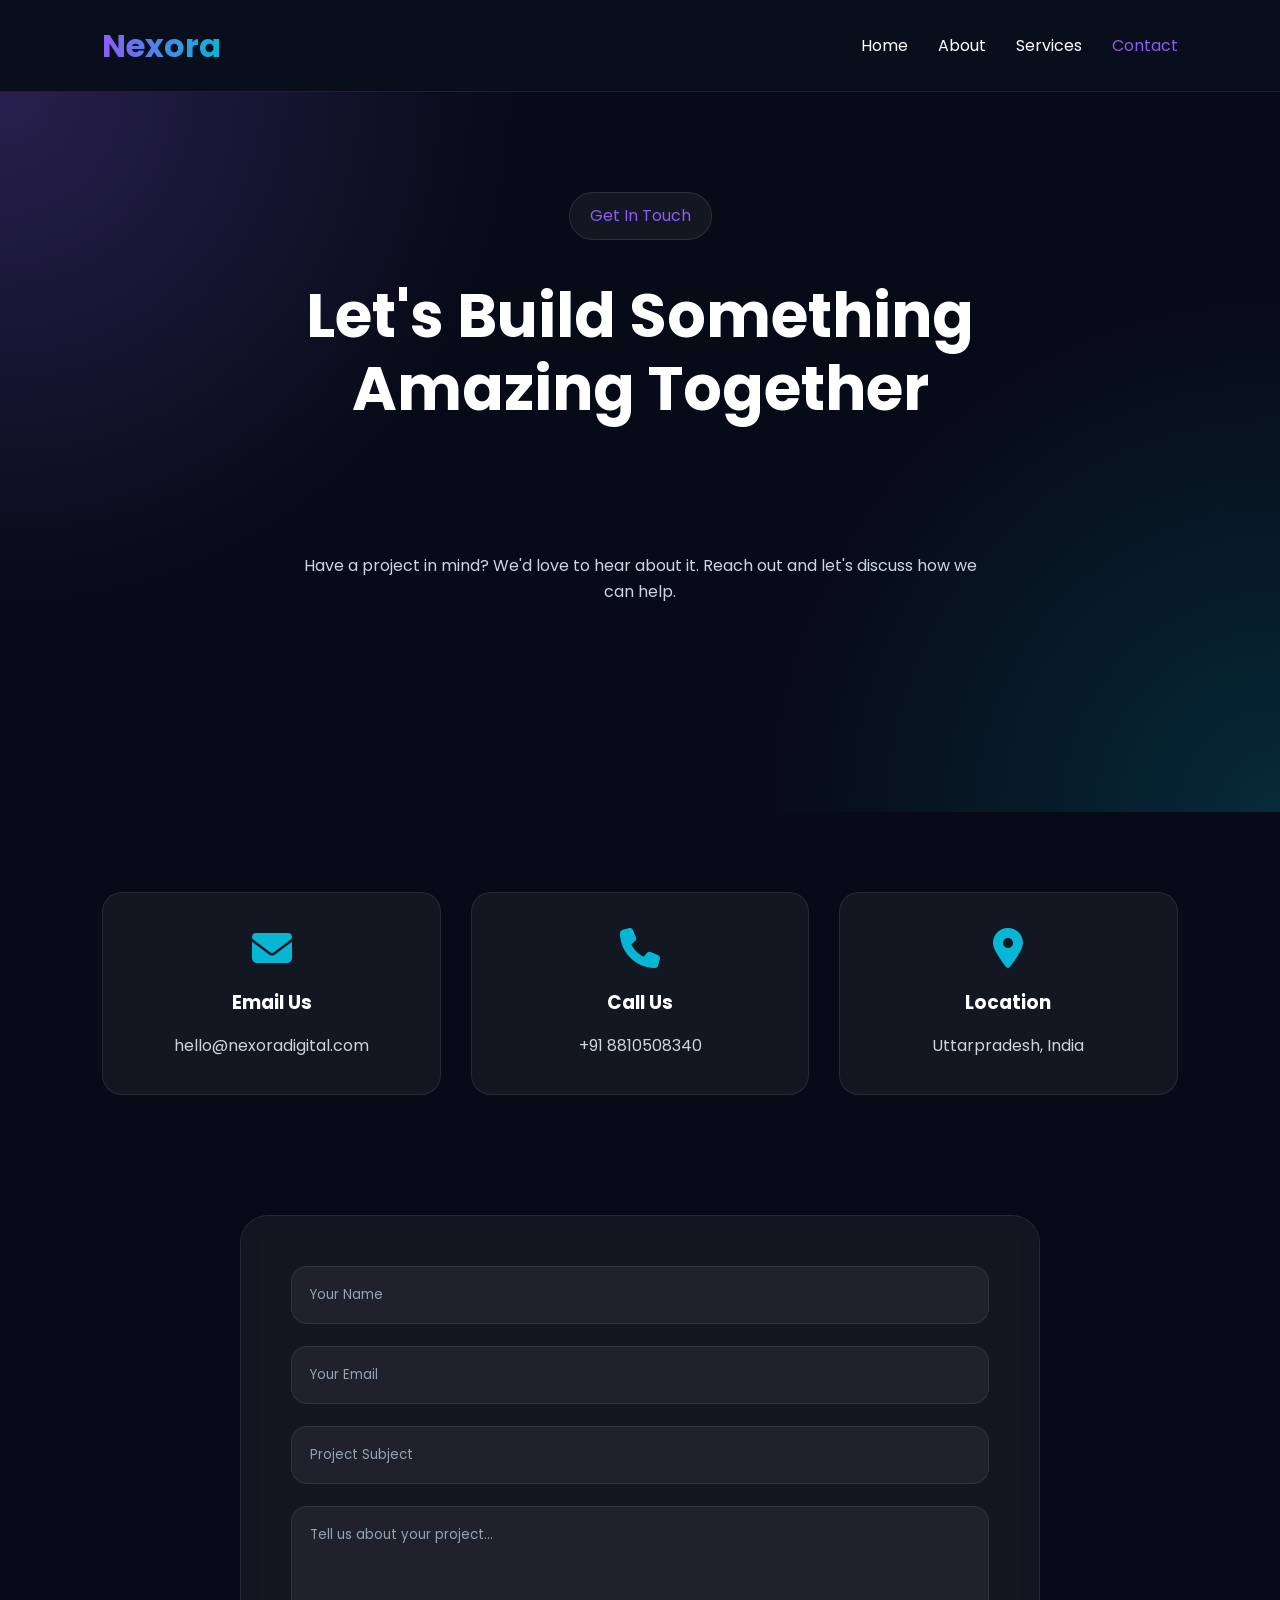
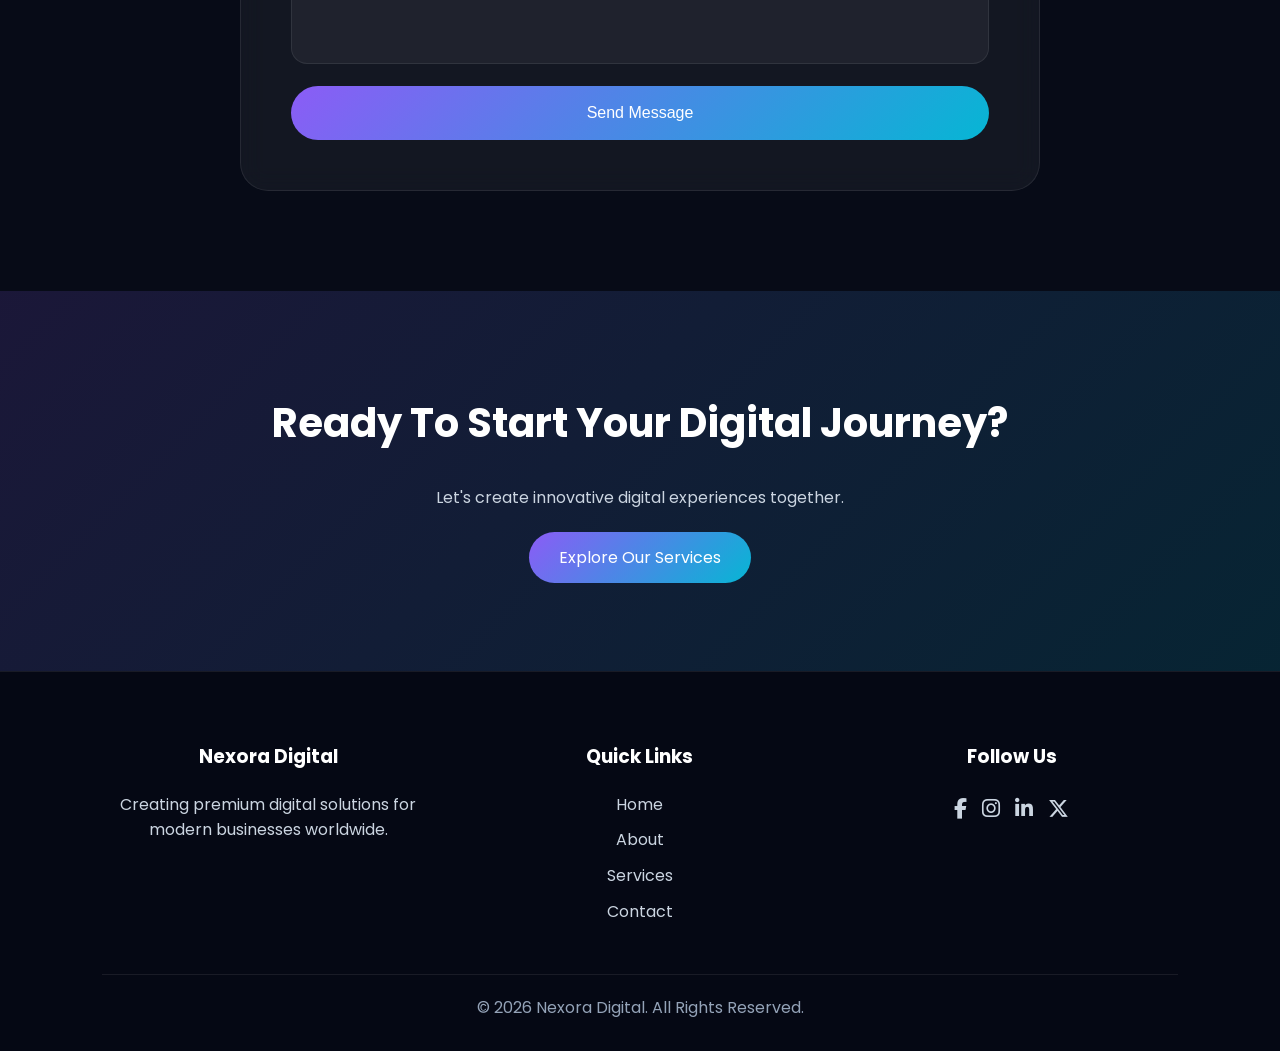
<file: Responsive company website - task 1/contact.html>
<!DOCTYPE html><html lang="en">
    <head>
    <meta charset="UTF-8">
    <meta name="viewport" content="width=device-width, initial-scale=1.0">
    <title>Contact | Nexora Digital</title><link rel="stylesheet" href="style.css">

<link rel="stylesheet"
    href="https://cdnjs.cloudflare.com/ajax/libs/font-awesome/6.5.1/css/all.min.css">

<link href="https://fonts.googleapis.com/css2?family=Poppins:wght@300;400;500;600;700&display=swap"
    rel="stylesheet">


</head>

<body>
    <!-- NAVBAR -->

<nav class="navbar">

    <div class="logo">Nexora</div>

    <ul class="nav-links">
        <li><a href="index.html">Home</a></li>
        <li><a href="about.html">About</a></li>
        <li><a href="service.html">Services</a></li>
        <li><a href="contact.html" class="active">Contact</a></li>
    </ul>

    <div class="hamburger">
        <i class="fas fa-bars"></i>
    </div>

</nav>

<!-- CONTACT HERO -->


<section class="contact-page">

    <span class="hero-tag">
        Get In Touch
    </span>

    <h1>Let's Build Something Amazing Together</h1>

    <p>
        Have a project in mind? We'd love to hear about it.
        Reach out and let's discuss how we can help.
    </p>

</section>

<!-- CONTACT INFO -->

<section class="contact-info">

    <div class="feature-container">

        <div class="feature-card">

            <i class="fas fa-envelope"></i>

            <h3>Email Us</h3>

            <p>hello@nexoradigital.com</p>

        </div>
        
        <div class="feature-card">

            <i class="fas fa-phone"></i>

            <h3>Call Us</h3>

            <p>+91 8810508340</p>

        </div>

        <div class="feature-card">

            <i class="fas fa-location-dot"></i>

            <h3>Location</h3>

            <p>Uttarpradesh, India</p>

        </div>

    </div>

</section>

<!-- CONTACT FORM -->

<section class="contact-form-section">

    <form id="contactForm">

        <input
            type="text"
            id="name"
            placeholder="Your Name"
            required>

        <input
            type="email"
            id="email"
            placeholder="Your Email"
            required>

        <input
            type="text"
            id="subject"
            placeholder="Project Subject"
            required>

        <textarea
            id="message"
            rows="6"
            placeholder="Tell us about your project..."
            required></textarea>

        <button type="submit">
            Send Message
        </button>

    </form>

</section>

<!-- CTA -->

<section class="cta">

    <h2>Ready To Start Your Digital Journey?</h2>

    <p>
        Let's create innovative digital experiences together.
    </p>

    <a href="service.html" class="btn">
        Explore Our Services
    </a>

</section>

<!-- FOOTER -->

<footer>

    <div class="footer-container">

        <div class="footer-section">

            <h3>Nexora Digital</h3>

            <p>
                Creating premium digital solutions for
                modern businesses worldwide.
            </p>

        </div>

        <div class="footer-section">

            <h3>Quick Links</h3>

            <a href="index.html">Home</a>
            <a href="about.html">About</a>
            <a href="service.html">Services</a>
            <a href="contact.html">Contact</a>

        </div>

        <div class="footer-section">

            <h3>Follow Us</h3>

            <div class="social-icons">

                <a href="#"><i class="fab fa-facebook-f"></i></a>
                <a href="#"><i class="fab fa-instagram"></i></a>
                <a href="#"><i class="fab fa-linkedin-in"></i></a>
                <a href="#"><i class="fab fa-x-twitter"></i></a>

            </div>

        </div>

    </div>

    <p class="copyright">
        © 2026 Nexora Digital. All Rights Reserved.
    </p>

</footer>

<script src="script.js"></script>

</body></html>
</file>
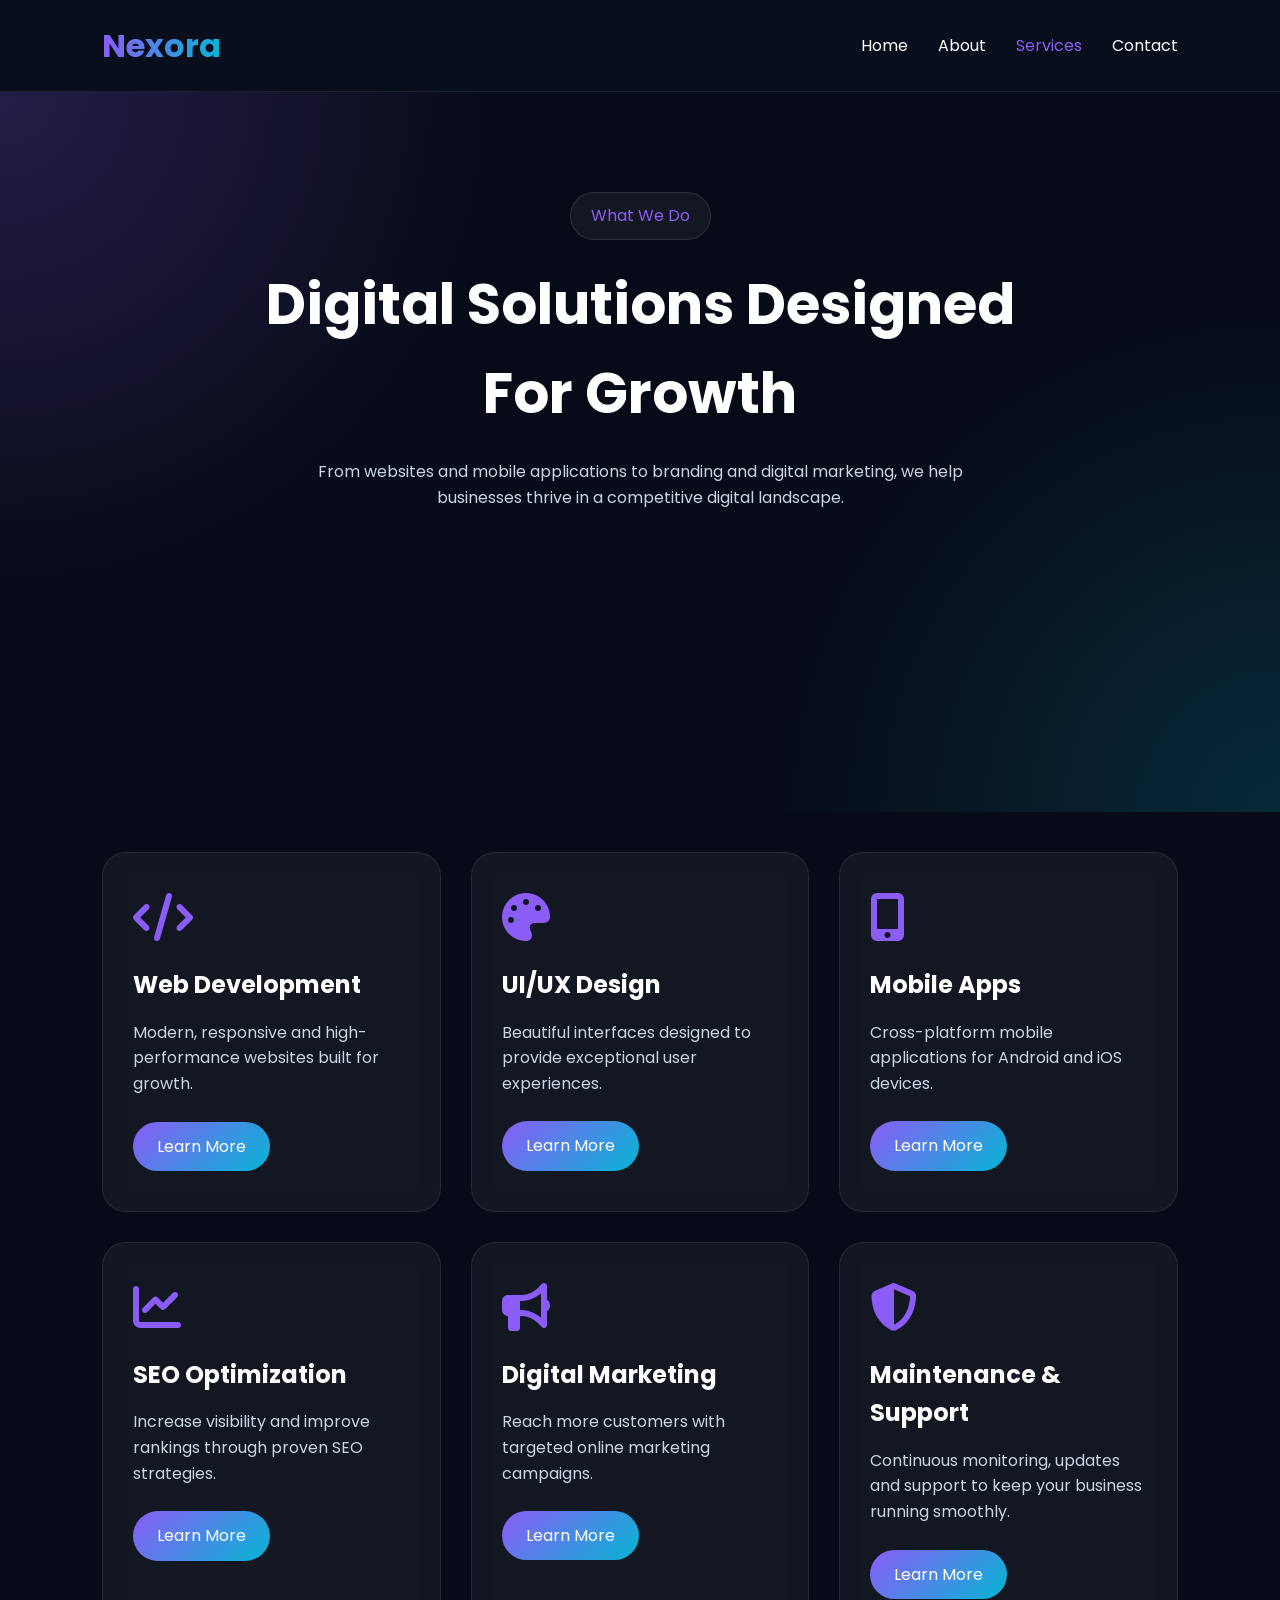
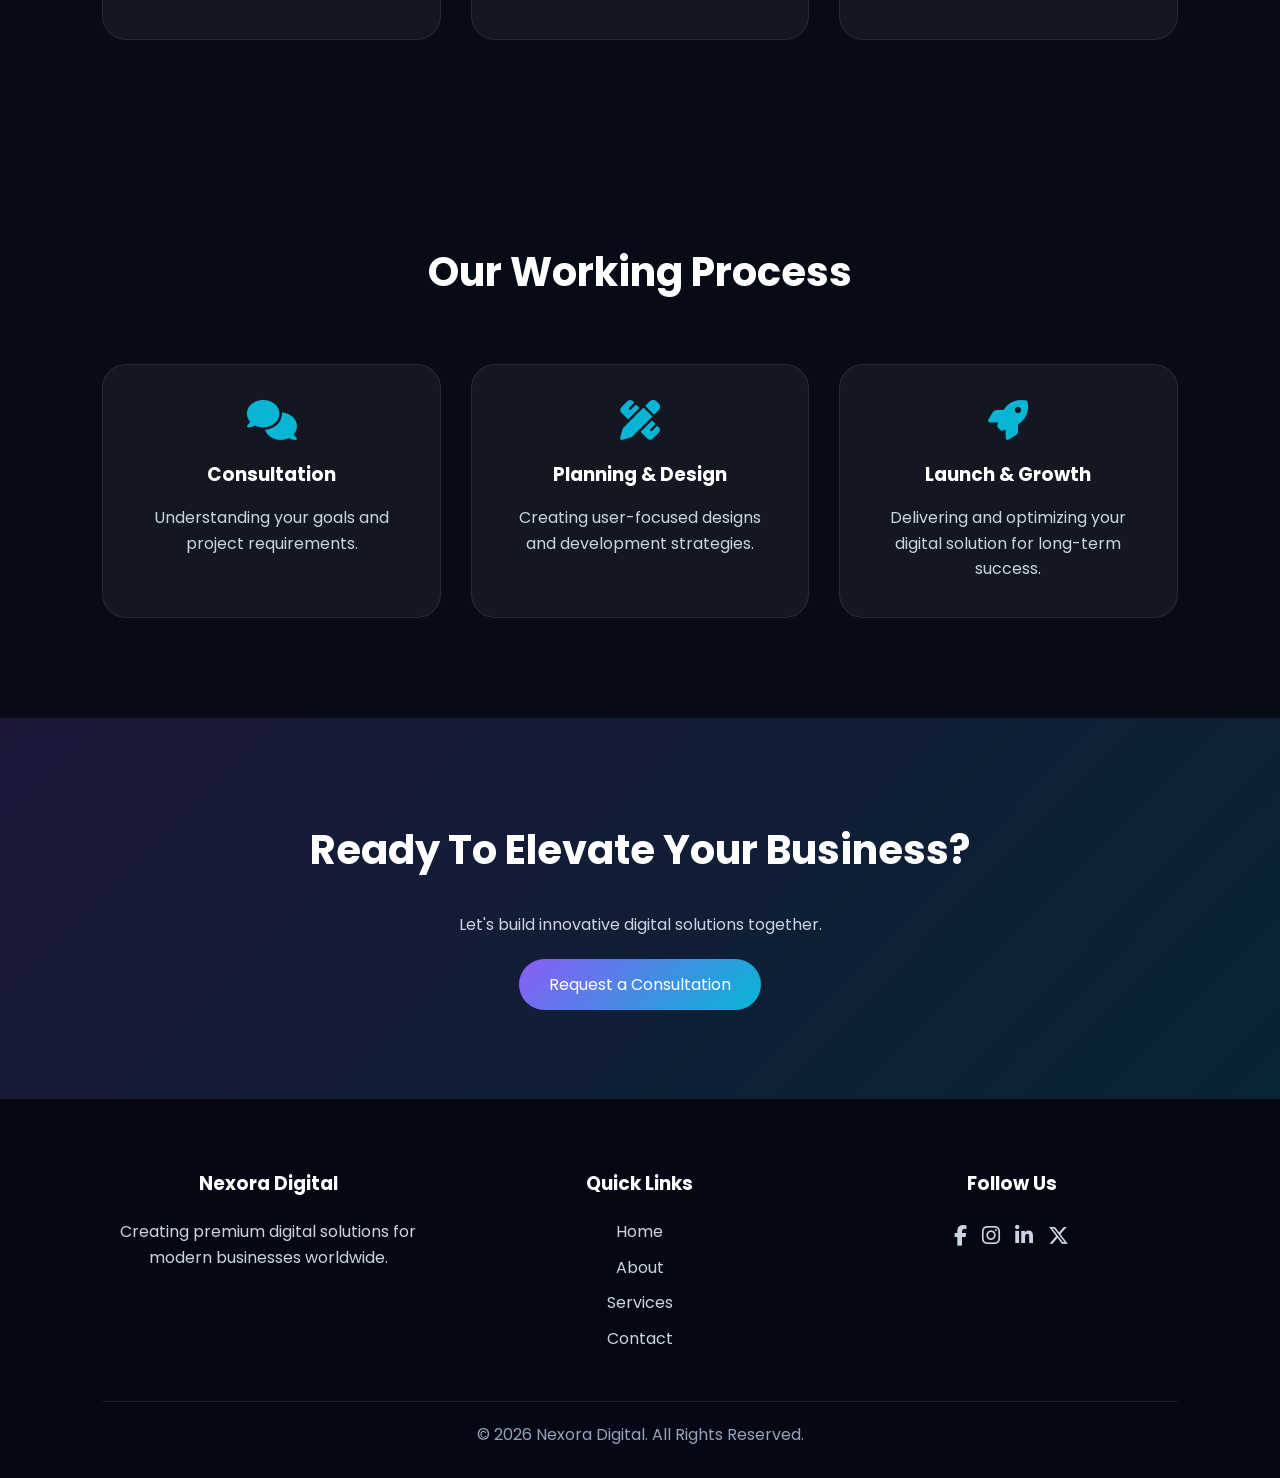
<file: Responsive company website - task 1/service.html>
<!DOCTYPE html>
<html lang="en">

<head>
    <meta charset="UTF-8">
    <meta name="viewport" content="width=device-width, initial-scale=1.0">
    <title>Services | Nexora Digital</title>

    <link rel="stylesheet" href="style.css">

    <link rel="stylesheet"
        href="https://cdnjs.cloudflare.com/ajax/libs/font-awesome/6.5.1/css/all.min.css">

    <link href="https://fonts.googleapis.com/css2?family=Poppins:wght@300;400;500;600;700&display=swap"
        rel="stylesheet">
</head>

<body>

    <!-- NAVBAR -->

    <nav class="navbar">

        <div class="logo">Nexora</div>

        <ul class="nav-links">
            <li><a href="index.html">Home</a></li>
            <li><a href="about.html">About</a></li>
            <li><a href="service.html" class="active">Services</a></li>
            <li><a href="contact.html">Contact</a></li>
        </ul>

        <div class="hamburger">
            <i class="fas fa-bars"></i>
        </div>

    </nav>

    <!-- SERVICES HERO -->

    <section class="services-page">

        <span class="hero-tag">
            What We Do
        </span>

        <h1>Digital Solutions Designed For Growth</h1>

        <p>
            From websites and mobile applications to branding
            and digital marketing, we help businesses thrive
            in a competitive digital landscape.
        </p>

        
    </section>

    <!-- SERVICES GRID -->

    <section class="services-section">

        <div class="services-container">

            <div class="service-card">

                <i class="fas fa-code"></i>

                <h3>Web Development</h3>

                <p>
                    Modern, responsive and high-performance
                    websites built for growth.
                </p>

                <a href="contact.html"
        class="service-btn">
        Learn More
        </a>


            </div>

            <div class="service-card">

                <i class="fas fa-palette"></i>

                <h3>UI/UX Design</h3>

                <p>
                    Beautiful interfaces designed to provide
                    exceptional user experiences.
                </p>

                <a href="contact.html"
        class="service-btn">
        Learn More
        </a>

            </div>

            <div class="service-card">

                <i class="fas fa-mobile-screen-button"></i>

                <h3>Mobile Apps</h3>

                <p>
                    Cross-platform mobile applications for
                    Android and iOS devices.
                </p>

                <a href="contact.html"
        class="service-btn">
        Learn More
        </a>

            </div>

            <div class="service-card">

                <i class="fas fa-chart-line"></i>

                <h3>SEO Optimization</h3>

                <p>
                    Increase visibility and improve rankings
                    through proven SEO strategies.
                </p>

                 <a href="contact.html"
        class="service-btn">
        Learn More
        </a>

            </div>

            <div class="service-card">

                <i class="fas fa-bullhorn"></i>

                <h3>Digital Marketing</h3>

                <p>
                    Reach more customers with targeted online
                    marketing campaigns.
                </p>

                <a href="contact.html"
        class="service-btn">
        Learn More
        </a>

            </div>

            <div class="service-card">

                <i class="fas fa-shield-halved"></i>

                <h3>Maintenance & Support</h3>

                <p>
                    Continuous monitoring, updates and support
                    to keep your business running smoothly.
                </p>

                <a href="contact.html"
        class="service-btn">
        Learn More
        </a>


            </div>

        </div>

    </section>

    <!-- PROCESS SECTION -->

    <section class="process">

        <h2>Our Working Process</h2>

        <div class="feature-container">

            <div class="feature-card">

                <i class="fas fa-comments"></i>

                <h3>Consultation</h3>

                <p>
                    Understanding your goals and project
                    requirements.
                </p>

            </div>

            <div class="feature-card">

                <i class="fas fa-pen-ruler"></i>

                <h3>Planning & Design</h3>

                <p>
                    Creating user-focused designs and
                    development strategies.
                </p>

            </div>

            <div class="feature-card">

                <i class="fas fa-rocket"></i>

                <h3>Launch & Growth</h3>

                <p>
                    Delivering and optimizing your digital
                    solution for long-term success.
                </p>

            </div>

        </div>

    </section>

    <!-- CTA -->

    <section class="cta">

        <h2>Ready To Elevate Your Business?</h2>

        <p>
            Let's build innovative digital solutions together.
        </p>

        <a href="contact.html" class="btn">
            Request a Consultation
        </a>

    </section>

    <!-- FOOTER -->

    <footer>

        <div class="footer-container">

            <div class="footer-section">

                <h3>Nexora Digital</h3>

                <p>
                    Creating premium digital solutions for
                    modern businesses worldwide.
                </p>

            </div>

            <div class="footer-section">

                <h3>Quick Links</h3>

                <a href="index.html">Home</a>
                <a href="about.html">About</a>
                <a href="service.html">Services</a>
                <a href="contact.html">Contact</a>

            </div>

            <div class="footer-section">

                <h3>Follow Us</h3>

                <div class="social-icons">

                    <a href="#"><i class="fab fa-facebook-f"></i></a>
                    <a href="#"><i class="fab fa-instagram"></i></a>
                    <a href="#"><i class="fab fa-linkedin-in"></i></a>
                    <a href="#"><i class="fab fa-x-twitter"></i></a>

                </div>

            </div>

        </div>

        <p class="copyright">
            © 2026 Nexora Digital. All Rights Reserved.
        </p>

    </footer>

    <script src="script.js"></script>

</body>

</html>
</file>
<file: style.css>
/* =========================
   RESET
========================= */

*{
    margin:0;
    padding:0;
    box-sizing:border-box;
}

html{
    scroll-behavior:smooth;
}

body{
    font-family:'Poppins',sans-serif;
    background:#070b17;
    color:#ffffff;
    line-height:1.6;
    overflow-x:hidden;
}

/* =========================
   NAVBAR
========================= */

.navbar{
    display:flex;
    justify-content:space-between;
    align-items:center;

    padding:20px 8%;

    position:sticky;
    top:0;
    z-index:1000;

    background:rgba(10,15,30,0.9);

    backdrop-filter:blur(12px);

    border-bottom:1px solid rgba(255,255,255,0.08);
}

.logo{
    font-size:2rem;
    font-weight:700;

    background:linear-gradient(
        90deg,
        #8b5cf6,
        #06b6d4
    );
 
    background-clip:text;
    -webkit-background-clip:text;

    color:transparent;
    -webkit-text-fill-color:transparent;
}

.nav-links{
    display:flex;
    list-style:none;
    gap:30px;
}

.nav-links a{
    text-decoration:none;
    color:white;
    transition:.3s;
}

.nav-links a:hover{
    color:#06b6d4;
}

.nav-links a.active{
    color:#8b5cf6;
}

.hamburger{
    display:none;
    color:white;
    font-size:1.5rem;
    cursor:pointer;
}
/* =========================
   HERO
========================= */

.hero{
    min-height:100vh;

    display:flex;
    justify-content:center;
    align-items:center;
    text-align:center;

    padding:50px;

    background:
    radial-gradient(circle at top left,
    rgba(139,92,246,.3),
    transparent 40%),

    radial-gradient(circle at bottom right,
    rgba(6,182,212,.25),
    transparent 40%),

    #070b17;
}

.hero-content{
    max-width:700px;
    margin:auto;
}

.hero-tag{
    display:inline-block;

    padding:10px 20px;

    border-radius:50px;

    background:rgba(255,255,255,.05);

    border:1px solid rgba(255,255,255,.1);

    color:#8b5cf6;

    margin-bottom:20px;
}

.hero h1{
    font-size:4rem;
    line-height:1.15;
    max-width:700px;
    margin:0 auto 20px;
}

.hero p{
    color:#cbd5e1;
    max-width:600px;
    margin:0 auto 35px;
}

.hero-buttons{
    display:flex;
    justify-content:center;
    gap:20px;
    flex-wrap:wrap;
}
/* =========================
   BUTTONS
========================= */

.btn{
    background:linear-gradient(
        135deg,
        #8b5cf6,
        #06b6d4
    );

    color:white;

    text-decoration:none;

    padding:14px 30px;

    border-radius:50px;

    transition:.4s;
}

.btn:hover{

    transform:translateY(-5px);

    box-shadow:
    0 0 20px #8b5cf6,
    0 0 40px #06b6d4;
}

.btn-secondary{

    border:1px solid rgba(255,255,255,.2);

    color:white;

    text-decoration:none;

    padding:14px 30px;

    border-radius:50px;

    transition:.4s;
}

.btn-secondary:hover{

    background:rgba(255,255,255,.08);

    transform:translateY(-5px);
}
/* =========================
   FEATURES
========================= */

.features{
    padding:100px 8%;
    text-align:center;
}

.features h2,
.services-page h1,
.about-page h1,
.contact-page h1{
    text-align:center;
    max-width:800px;
    margin:0 auto 20px;
}

.feature-container{
    display:grid;
    grid-template-columns:repeat(auto-fit,minmax(280px,1fr));
    gap:30px;
    align-items:stretch;
}

.feature-card{
    background:rgba(255,255,255,.05);
    border:1px solid rgba(255,255,255,.08);

    padding:35px;
    border-radius:20px;

    transition:.4s;
}

.feature-card:hover{
    transform:translateY(-10px);

    box-shadow:
    0 0 20px rgba(139,92,246,.5),
    0 0 40px rgba(6,182,212,.3);
}

.feature-card i{
    font-size:2.5rem;
    margin-bottom:20px;

    color:#06b6d4;
}

.feature-card h3{
    margin-bottom:15px;
}

.feature-card p{
    color:#cbd5e1;
}


    


/* =========================
   STATS SECTION
========================= */

.stats{
    padding:100px 8%;
    display:grid;
    grid-template-columns:repeat(4,1fr);
    gap:25px;
    text-align:center;
}

.stat-card{
    background:rgba(255,255,255,.05);
    border:1px solid rgba(255,255,255,.08);
    padding:40px 25px;
    border-radius:20px;
    transition:.4s;
    backdrop-filter:blur(10px);
}

.stat-card:hover{
    transform:translateY(-10px) scale(1.03);

    box-shadow:
    0 0 20px rgba(139,92,246,.5),
    0 0 40px rgba(6,182,212,.3);
}

.stat-card h2{
    font-size:3rem;
    font-weight:700;

    background:linear-gradient(
        90deg,
        #8b5cf6,
        #06b6d4
    );

    -webkit-background-clip:text;
    -webkit-text-fill-color:transparent;

    margin-bottom:10px;
}

.stat-card p{
    color:#cbd5e1;
    font-size:1rem;
    letter-spacing:.5px;
}


/* =========================
   CTA
========================= */

.cta{
    padding:100px 8%;
    text-align:center;

    background:
    linear-gradient(
    135deg,
    rgba(139,92,246,.15),
    rgba(6,182,212,.15)
    );
}

.cta h2{
    font-size:2.5rem;
    margin-bottom:30px;
}
/* =========================
   FOOTER
========================= */

footer{
    padding:70px 8% 30px;

    background:#050814;

    border-top:1px solid rgba(255,255,255,.08);
}

.footer-container{
    display:grid;
    grid-template-columns:repeat(3,1fr);
    gap:40px;
}

.footer-section h3{
    margin-bottom:20px;
}

.footer-section p{
    color:#cbd5e1;
}

.footer-section a{
    display:block;
    color:#cbd5e1;
    text-decoration:none;
    margin-bottom:10px;
    transition:.3s;
}

.footer-section a:hover{
    color:#06b6d4;
}

.footer-section{
    text-align:center;
}

.social-icons{
    display:flex;
    justify-content:center;
    gap:15px;
    margin-top:15px;
}

.social-icons a{
    font-size:1.3rem;
}

.copyright{
    text-align:center;
    margin-top:40px;
    padding-top:20px;

    border-top:1px solid rgba(255,255,255,.08);

    color:#94a3b8;
}

/* =========================
   RESPONSIVE
========================= */


@media(max-width:768px){

    .feature-container,
    .footer-container{
        grid-template-columns:1fr;
    }

    .hero h1{
        font-size:2.8rem;
    }

    .nav-links{
        display:none;
        flex-direction:column;
        position:absolute;
        top:80px;
        right:8%;
        width:220px;
        background:#0f172a;
        padding:20px;
        border-radius:15px;
        gap:15px;
        z-index:999;
    }

    .nav-links.active{
        display:flex;
    }

    .hamburger{
        display:block;
    }
}

/* =========================
   ABOUT PAGE
========================= */

.about-page{

min-height:80vh;

display:flex;

flex-direction:column;

justify-content:center;

align-items:center;

text-align:center;

padding:100px 10%;

background:
radial-gradient(
circle at top left,
rgba(139,92,246,.25),
transparent 35%
),

radial-gradient(
circle at bottom right,
rgba(6,182,212,.18),
transparent 35%
),

#070b17;
}

.about-page h1{

font-size:3.8rem;

max-width:850px;

margin:20px auto;

line-height:1.2;
}

.about-page p{

max-width:700px;

color:#cbd5e1;

margin:auto;
}

.company-story,
.values,
.team{

padding:100px 8%;

text-align:center;
}

.story-content{

max-width:850px;

margin:auto;
}

.story-content p{

color:#cbd5e1;

margin-top:20px;
}

.mission-vision{

display:grid;

grid-template-columns:
repeat(auto-fit,minmax(320px,1fr));

gap:30px;

padding:80px 8%;
}

.mv-card{

background:
rgba(255,255,255,.05);

border:
1px solid rgba(255,255,255,.08);

padding:40px;

border-radius:24px;

text-align:center;

transition:.4s;
}

.mv-card:hover{

transform:
translateY(-8px);

box-shadow:
0 0 25px rgba(139,92,246,.35);
}

.mv-card i{

font-size:2.5rem;

color:#8b5cf6;

margin-bottom:20px;
}

.mv-card p{

color:#cbd5e1;
}

.values h2,
.team h2{

font-size:2.5rem;

margin-bottom:50px;
}

.team-container{

display:grid;

grid-template-columns:
repeat(auto-fit,minmax(260px,1fr));

gap:30px;
}

.team-card{

background:
rgba(255,255,255,.05);

border:
1px solid rgba(255,255,255,.08);

padding:20px;

border-radius:20px;

transition:.4s;
}

.team-card:hover{

transform:
translateY(-8px);
}

.team-card img{

width:100%;

height:320px;

object-fit:cover;

border-radius:16px;

margin-bottom:15px;
}

.team-card p{

color:#cbd5e1;
}


/* MOBILE */

@media(max-width:768px){

.about-page h1{

font-size:2.5rem;

}

.mission-vision{

grid-template-columns:1fr;

}

}

/* =========================
   SERVICES PAGE
========================= */

.services-page{

min-height:80vh;

padding:100px 8%;

text-align:center;

background:
radial-gradient(
circle at top left,
rgba(139,92,246,.22),
transparent 35%
),

radial-gradient(
circle at bottom right,
rgba(6,182,212,.18),
transparent 35%
),

#070b17;
}

.services-page h1{

font-size:3.5rem;

margin-bottom:20px;

max-width:800px;

margin-left:auto;

margin-right:auto;
}

.services-page p{

max-width:700px;

margin:auto;

color:#cbd5e1;

margin-bottom:60px;
}

/* GRID */

.services-container{

display:grid;

grid-template-columns:
repeat(auto-fit,minmax(300px,1fr));

gap:30px;
}

/* CARD */

.service-card{

background:
rgba(255,255,255,.05);

border:
1px solid rgba(255,255,255,.08);

padding:40px 30px;

border-radius:24px;

transition:.4s;

backdrop-filter:blur(12px);
}

.service-card:hover{

transform:
translateY(-10px);

box-shadow:
0 0 20px rgba(139,92,246,.35),
0 0 40px rgba(6,182,212,.18);
}

.service-card i{

font-size:3rem;

color:#8b5cf6;

margin-bottom:25px;
}

.service-card h3{

font-size:1.5rem;

margin-bottom:15px;
}

.service-card p{

color:#cbd5e1;

margin-bottom:25px;
}

.service-btn{

display:inline-block;

padding:12px 24px;

border-radius:40px;

text-decoration:none;

background:
linear-gradient(
135deg,
#8b5cf6,
#06b6d4
);

color:white;

transition:.3s;
}

.service-btn:hover{

transform:
translateY(-3px);
}


/* MOBILE */

@media(max-width:768px){

.services-page h1{

font-size:2.4rem;

}

}
/* =========================
   SERVICES SECTION
========================= */

.services-section{

padding:20px 8% 100px;

background:#070b17;

}

.services-section .services-container{

margin-top:20px;

}

.process{

padding:100px 8%;

text-align:center;

}

.process h2{

font-size:2.5rem;

margin-bottom:60px;

}

.process .feature-card{

background:
rgba(255,255,255,.05);

border:
1px solid rgba(255,255,255,.08);

border-radius:24px;

}

.process .feature-card:hover{

transform:
translateY(-8px);

}

.cta p{

color:#cbd5e1;

margin-bottom:35px;

max-width:650px;

margin-left:auto;

margin-right:auto;

}

/* =========================
   CONTACT PAGE
========================= */

.contact-page{

min-height:80vh;

display:flex;

flex-direction:column;

justify-content:center;

align-items:center;

text-align:center;

padding:100px 10%;

background:
radial-gradient(
circle at top left,
rgba(139,92,246,.25),
transparent 35%
),

radial-gradient(
circle at bottom right,
rgba(6,182,212,.18),
transparent 35%
),

#070b17;
}

.contact-page h1{

font-size:3.8rem;

line-height:1.2;

max-width:850px;

margin:20px auto;
}

.contact-page p{

max-width:700px;

margin:auto;

color:#cbd5e1;
}


/* CONTACT INFO */

.contact-info{

padding:80px 8%;
}

.contact-info .feature-card{

text-align:center;
}


/* CONTACT FORM */

.contact-form-section{

padding:40px 8% 100px;

display:flex;

justify-content:center;
}

#contactForm{

width:100%;

max-width:800px;

display:flex;

flex-direction:column;

gap:22px;

padding:50px;

border-radius:28px;

background:
rgba(255,255,255,.05);

border:
1px solid rgba(255,255,255,.08);

backdrop-filter:blur(12px);
}

#contactForm input,
#contactForm textarea{

width:100%;

padding:18px;

border:none;

outline:none;

border-radius:16px;

background:
rgba(255,255,255,.05);

color:white;

font-family:'Poppins',sans-serif;

border:
1px solid rgba(255,255,255,.08);
}

#contactForm textarea{

resize:none;
}

#contactForm input::placeholder,
#contactForm textarea::placeholder{

color:#94a3b8;
}

#contactForm input:focus,
#contactForm textarea:focus{

border:
1px solid #8b5cf6;

box-shadow:
0 0 15px rgba(139,92,246,.3);
}


/* BUTTON */

#contactForm button{

padding:18px;

border:none;

cursor:pointer;

border-radius:50px;

font-size:1rem;

color:white;

background:
linear-gradient(
135deg,
#8b5cf6,
#06b6d4
);

transition:.4s;
}

#contactForm button:hover{

transform:
translateY(-5px);

box-shadow:
0 0 20px #8b5cf6,
0 0 40px #06b6d4;
}


/* MOBILE */

@media(max-width:768px){

.contact-page h1{

font-size:2.5rem;

}

#contactForm{

padding:30px;

}

}


   

@media(max-width:768px){

    .stats{
        grid-template-columns:repeat(2,1fr);
    }

}

@media(max-width:576px){

    .stats{
        grid-template-columns:1fr;
    }

}
</file>
<file: Responsive company website - task 1/style.css>
/* =========================
   RESET
========================= */

*{
    margin:0;
    padding:0;
    box-sizing:border-box;
}

html{
    scroll-behavior:smooth;
}

body{
    font-family:'Poppins',sans-serif;
    background:#070b17;
    color:#ffffff;
    line-height:1.6;
    overflow-x:hidden;
}

/* =========================
   NAVBAR
========================= */

.navbar{
    display:flex;
    justify-content:space-between;
    align-items:center;

    padding:20px 8%;

    position:sticky;
    top:0;
    z-index:1000;

    background:rgba(10,15,30,0.9);

    backdrop-filter:blur(12px);

    border-bottom:1px solid rgba(255,255,255,0.08);
}

.logo{
    font-size:2rem;
    font-weight:700;

    background:linear-gradient(
        90deg,
        #8b5cf6,
        #06b6d4
    );
 
    background-clip:text;
    -webkit-background-clip:text;

    color:transparent;
    -webkit-text-fill-color:transparent;
}

.nav-links{
    display:flex;
    list-style:none;
    gap:30px;
}

.nav-links a{
    text-decoration:none;
    color:white;
    transition:.3s;
}

.nav-links a:hover{
    color:#06b6d4;
}

.nav-links a.active{
    color:#8b5cf6;
}

.hamburger{
    display:none;
    color:white;
    font-size:1.5rem;
    cursor:pointer;
}
/* =========================
   HERO
========================= */

.hero{
    min-height:100vh;

    display:flex;
    justify-content:center;
    align-items:center;
    text-align:center;

    padding:50px;

    background:
    radial-gradient(circle at top left,
    rgba(139,92,246,.3),
    transparent 40%),

    radial-gradient(circle at bottom right,
    rgba(6,182,212,.25),
    transparent 40%),

    #070b17;
}

.hero-content{
    max-width:700px;
    margin:auto;
}

.hero-tag{
    display:inline-block;

    padding:10px 20px;

    border-radius:50px;

    background:rgba(255,255,255,.05);

    border:1px solid rgba(255,255,255,.1);

    color:#8b5cf6;

    margin-bottom:20px;
}

.hero h1{
    font-size:4rem;
    line-height:1.15;
    max-width:700px;
    margin:0 auto 20px;
}

.hero p{
    color:#cbd5e1;
    max-width:600px;
    margin:0 auto 35px;
}

.hero-buttons{
    display:flex;
    justify-content:center;
    gap:20px;
    flex-wrap:wrap;
}
/* =========================
   BUTTONS
========================= */

.btn{
    background:linear-gradient(
        135deg,
        #8b5cf6,
        #06b6d4
    );

    color:white;

    text-decoration:none;

    padding:14px 30px;

    border-radius:50px;

    transition:.4s;
}

.btn:hover{

    transform:translateY(-5px);

    box-shadow:
    0 0 20px #8b5cf6,
    0 0 40px #06b6d4;
}

.btn-secondary{

    border:1px solid rgba(255,255,255,.2);

    color:white;

    text-decoration:none;

    padding:14px 30px;

    border-radius:50px;

    transition:.4s;
}

.btn-secondary:hover{

    background:rgba(255,255,255,.08);

    transform:translateY(-5px);
}
/* =========================
   FEATURES
========================= */

.features{
    padding:100px 8%;
    text-align:center;
}

.features h2,
.services-page h1,
.about-page h1,
.contact-page h1{
    text-align:center;
    max-width:800px;
    margin:0 auto 20px;
}

.feature-container{
    display:grid;
    grid-template-columns:repeat(auto-fit,minmax(280px,1fr));
    gap:30px;
    align-items:stretch;
}

.feature-card{
    background:rgba(255,255,255,.05);
    border:1px solid rgba(255,255,255,.08);

    padding:35px;
    border-radius:20px;

    transition:.4s;
}

.feature-card:hover{
    transform:translateY(-10px);

    box-shadow:
    0 0 20px rgba(139,92,246,.5),
    0 0 40px rgba(6,182,212,.3);
}

.feature-card i{
    font-size:2.5rem;
    margin-bottom:20px;

    color:#06b6d4;
}

.feature-card h3{
    margin-bottom:15px;
}

.feature-card p{
    color:#cbd5e1;
}


    


/* =========================
   STATS SECTION
========================= */

.stats{
    padding:100px 8%;
    display:grid;
    grid-template-columns:repeat(4,1fr);
    gap:25px;
    text-align:center;
}

.stat-card{
    background:rgba(255,255,255,.05);
    border:1px solid rgba(255,255,255,.08);
    padding:40px 25px;
    border-radius:20px;
    transition:.4s;
    backdrop-filter:blur(10px);
}

.stat-card:hover{
    transform:translateY(-10px) scale(1.03);

    box-shadow:
    0 0 20px rgba(139,92,246,.5),
    0 0 40px rgba(6,182,212,.3);
}

.stat-card h2{
    font-size:3rem;
    font-weight:700;

    background:linear-gradient(
        90deg,
        #8b5cf6,
        #06b6d4
    );

    -webkit-background-clip:text;
    -webkit-text-fill-color:transparent;

    margin-bottom:10px;
}

.stat-card p{
    color:#cbd5e1;
    font-size:1rem;
    letter-spacing:.5px;
}


/* =========================
   CTA
========================= */

.cta{
    padding:100px 8%;
    text-align:center;

    background:
    linear-gradient(
    135deg,
    rgba(139,92,246,.15),
    rgba(6,182,212,.15)
    );
}

.cta h2{
    font-size:2.5rem;
    margin-bottom:30px;
}
/* =========================
   FOOTER
========================= */

footer{
    padding:70px 8% 30px;

    background:#050814;

    border-top:1px solid rgba(255,255,255,.08);
}

.footer-container{
    display:grid;
    grid-template-columns:repeat(3,1fr);
    gap:40px;
}

.footer-section h3{
    margin-bottom:20px;
}

.footer-section p{
    color:#cbd5e1;
}

.footer-section a{
    display:block;
    color:#cbd5e1;
    text-decoration:none;
    margin-bottom:10px;
    transition:.3s;
}

.footer-section a:hover{
    color:#06b6d4;
}

.footer-section{
    text-align:center;
}

.social-icons{
    display:flex;
    justify-content:center;
    gap:15px;
    margin-top:15px;
}

.social-icons a{
    font-size:1.3rem;
}

.copyright{
    text-align:center;
    margin-top:40px;
    padding-top:20px;

    border-top:1px solid rgba(255,255,255,.08);

    color:#94a3b8;
}

/* =========================
   RESPONSIVE
========================= */


@media(max-width:768px){

    .feature-container,
    .footer-container{
        grid-template-columns:1fr;
    }

    .hero h1{
        font-size:2.8rem;
    }

    .nav-links{
        display:none;
        flex-direction:column;
        position:absolute;
        top:80px;
        right:8%;
        width:220px;
        background:#0f172a;
        padding:20px;
        border-radius:15px;
        gap:15px;
        z-index:999;
    }

    .nav-links.active{
        display:flex;
    }

    .hamburger{
        display:block;
    }
}

/* =========================
   ABOUT PAGE
========================= */

.about-page{

min-height:80vh;

display:flex;

flex-direction:column;

justify-content:center;

align-items:center;

text-align:center;

padding:100px 10%;

background:
radial-gradient(
circle at top left,
rgba(139,92,246,.25),
transparent 35%
),

radial-gradient(
circle at bottom right,
rgba(6,182,212,.18),
transparent 35%
),

#070b17;
}

.about-page h1{

font-size:3.8rem;

max-width:850px;

margin:20px auto;

line-height:1.2;
}

.about-page p{

max-width:700px;

color:#cbd5e1;

margin:auto;
}

.company-story,
.values,
.team{

padding:100px 8%;

text-align:center;
}

.story-content{

max-width:850px;

margin:auto;
}

.story-content p{

color:#cbd5e1;

margin-top:20px;
}

.mission-vision{

display:grid;

grid-template-columns:
repeat(auto-fit,minmax(320px,1fr));

gap:30px;

padding:80px 8%;
}

.mv-card{

background:
rgba(255,255,255,.05);

border:
1px solid rgba(255,255,255,.08);

padding:40px;

border-radius:24px;

text-align:center;

transition:.4s;
}

.mv-card:hover{

transform:
translateY(-8px);

box-shadow:
0 0 25px rgba(139,92,246,.35);
}

.mv-card i{

font-size:2.5rem;

color:#8b5cf6;

margin-bottom:20px;
}

.mv-card p{

color:#cbd5e1;
}

.values h2,
.team h2{

font-size:2.5rem;

margin-bottom:50px;
}

.team-container{

display:grid;

grid-template-columns:
repeat(auto-fit,minmax(260px,1fr));

gap:30px;
}

.team-card{

background:
rgba(255,255,255,.05);

border:
1px solid rgba(255,255,255,.08);

padding:20px;

border-radius:20px;

transition:.4s;
}

.team-card:hover{

transform:
translateY(-8px);
}

.team-card img{

width:100%;

height:320px;

object-fit:cover;

border-radius:16px;

margin-bottom:15px;
}

.team-card p{

color:#cbd5e1;
}


/* MOBILE */

@media(max-width:768px){

.about-page h1{

font-size:2.5rem;

}

.mission-vision{

grid-template-columns:1fr;

}

}

/* =========================
   SERVICES PAGE
========================= */

.services-page{

min-height:80vh;

padding:100px 8%;

text-align:center;

background:
radial-gradient(
circle at top left,
rgba(139,92,246,.22),
transparent 35%
),

radial-gradient(
circle at bottom right,
rgba(6,182,212,.18),
transparent 35%
),

#070b17;
}

.services-page h1{

font-size:3.5rem;

margin-bottom:20px;

max-width:800px;

margin-left:auto;

margin-right:auto;
}

.services-page p{

max-width:700px;

margin:auto;

color:#cbd5e1;

margin-bottom:60px;
}

/* GRID */

.services-container{

display:grid;

grid-template-columns:
repeat(auto-fit,minmax(300px,1fr));

gap:30px;
}

/* CARD */

.service-card{

background:
rgba(255,255,255,.05);

border:
1px solid rgba(255,255,255,.08);

padding:40px 30px;

border-radius:24px;

transition:.4s;

backdrop-filter:blur(12px);
}

.service-card:hover{

transform:
translateY(-10px);

box-shadow:
0 0 20px rgba(139,92,246,.35),
0 0 40px rgba(6,182,212,.18);
}

.service-card i{

font-size:3rem;

color:#8b5cf6;

margin-bottom:25px;
}

.service-card h3{

font-size:1.5rem;

margin-bottom:15px;
}

.service-card p{

color:#cbd5e1;

margin-bottom:25px;
}

.service-btn{

display:inline-block;

padding:12px 24px;

border-radius:40px;

text-decoration:none;

background:
linear-gradient(
135deg,
#8b5cf6,
#06b6d4
);

color:white;

transition:.3s;
}

.service-btn:hover{

transform:
translateY(-3px);
}


/* MOBILE */

@media(max-width:768px){

.services-page h1{

font-size:2.4rem;

}

}
/* =========================
   SERVICES SECTION
========================= */

.services-section{

padding:20px 8% 100px;

background:#070b17;

}

.services-section .services-container{

margin-top:20px;

}

.process{

padding:100px 8%;

text-align:center;

}

.process h2{

font-size:2.5rem;

margin-bottom:60px;

}

.process .feature-card{

background:
rgba(255,255,255,.05);

border:
1px solid rgba(255,255,255,.08);

border-radius:24px;

}

.process .feature-card:hover{

transform:
translateY(-8px);

}

.cta p{

color:#cbd5e1;

margin-bottom:35px;

max-width:650px;

margin-left:auto;

margin-right:auto;

}

/* =========================
   CONTACT PAGE
========================= */

.contact-page{

min-height:80vh;

display:flex;

flex-direction:column;

justify-content:center;

align-items:center;

text-align:center;

padding:100px 10%;

background:
radial-gradient(
circle at top left,
rgba(139,92,246,.25),
transparent 35%
),

radial-gradient(
circle at bottom right,
rgba(6,182,212,.18),
transparent 35%
),

#070b17;
}

.contact-page h1{

font-size:3.8rem;

line-height:1.2;

max-width:850px;

margin:20px auto;
}

.contact-page p{

max-width:700px;

margin:auto;

color:#cbd5e1;
}


/* CONTACT INFO */

.contact-info{

padding:80px 8%;
}

.contact-info .feature-card{

text-align:center;
}


/* CONTACT FORM */

.contact-form-section{

padding:40px 8% 100px;

display:flex;

justify-content:center;
}

#contactForm{

width:100%;

max-width:800px;

display:flex;

flex-direction:column;

gap:22px;

padding:50px;

border-radius:28px;

background:
rgba(255,255,255,.05);

border:
1px solid rgba(255,255,255,.08);

backdrop-filter:blur(12px);
}

#contactForm input,
#contactForm textarea{

width:100%;

padding:18px;

border:none;

outline:none;

border-radius:16px;

background:
rgba(255,255,255,.05);

color:white;

font-family:'Poppins',sans-serif;

border:
1px solid rgba(255,255,255,.08);
}

#contactForm textarea{

resize:none;
}

#contactForm input::placeholder,
#contactForm textarea::placeholder{

color:#94a3b8;
}

#contactForm input:focus,
#contactForm textarea:focus{

border:
1px solid #8b5cf6;

box-shadow:
0 0 15px rgba(139,92,246,.3);
}


/* BUTTON */

#contactForm button{

padding:18px;

border:none;

cursor:pointer;

border-radius:50px;

font-size:1rem;

color:white;

background:
linear-gradient(
135deg,
#8b5cf6,
#06b6d4
);

transition:.4s;
}

#contactForm button:hover{

transform:
translateY(-5px);

box-shadow:
0 0 20px #8b5cf6,
0 0 40px #06b6d4;
}


/* MOBILE */

@media(max-width:768px){

.contact-page h1{

font-size:2.5rem;

}

#contactForm{

padding:30px;

}

}


   

@media(max-width:768px){

    .stats{
        grid-template-columns:repeat(2,1fr);
    }

}

@media(max-width:576px){

    .stats{
        grid-template-columns:1fr;
    }

}
</file>
